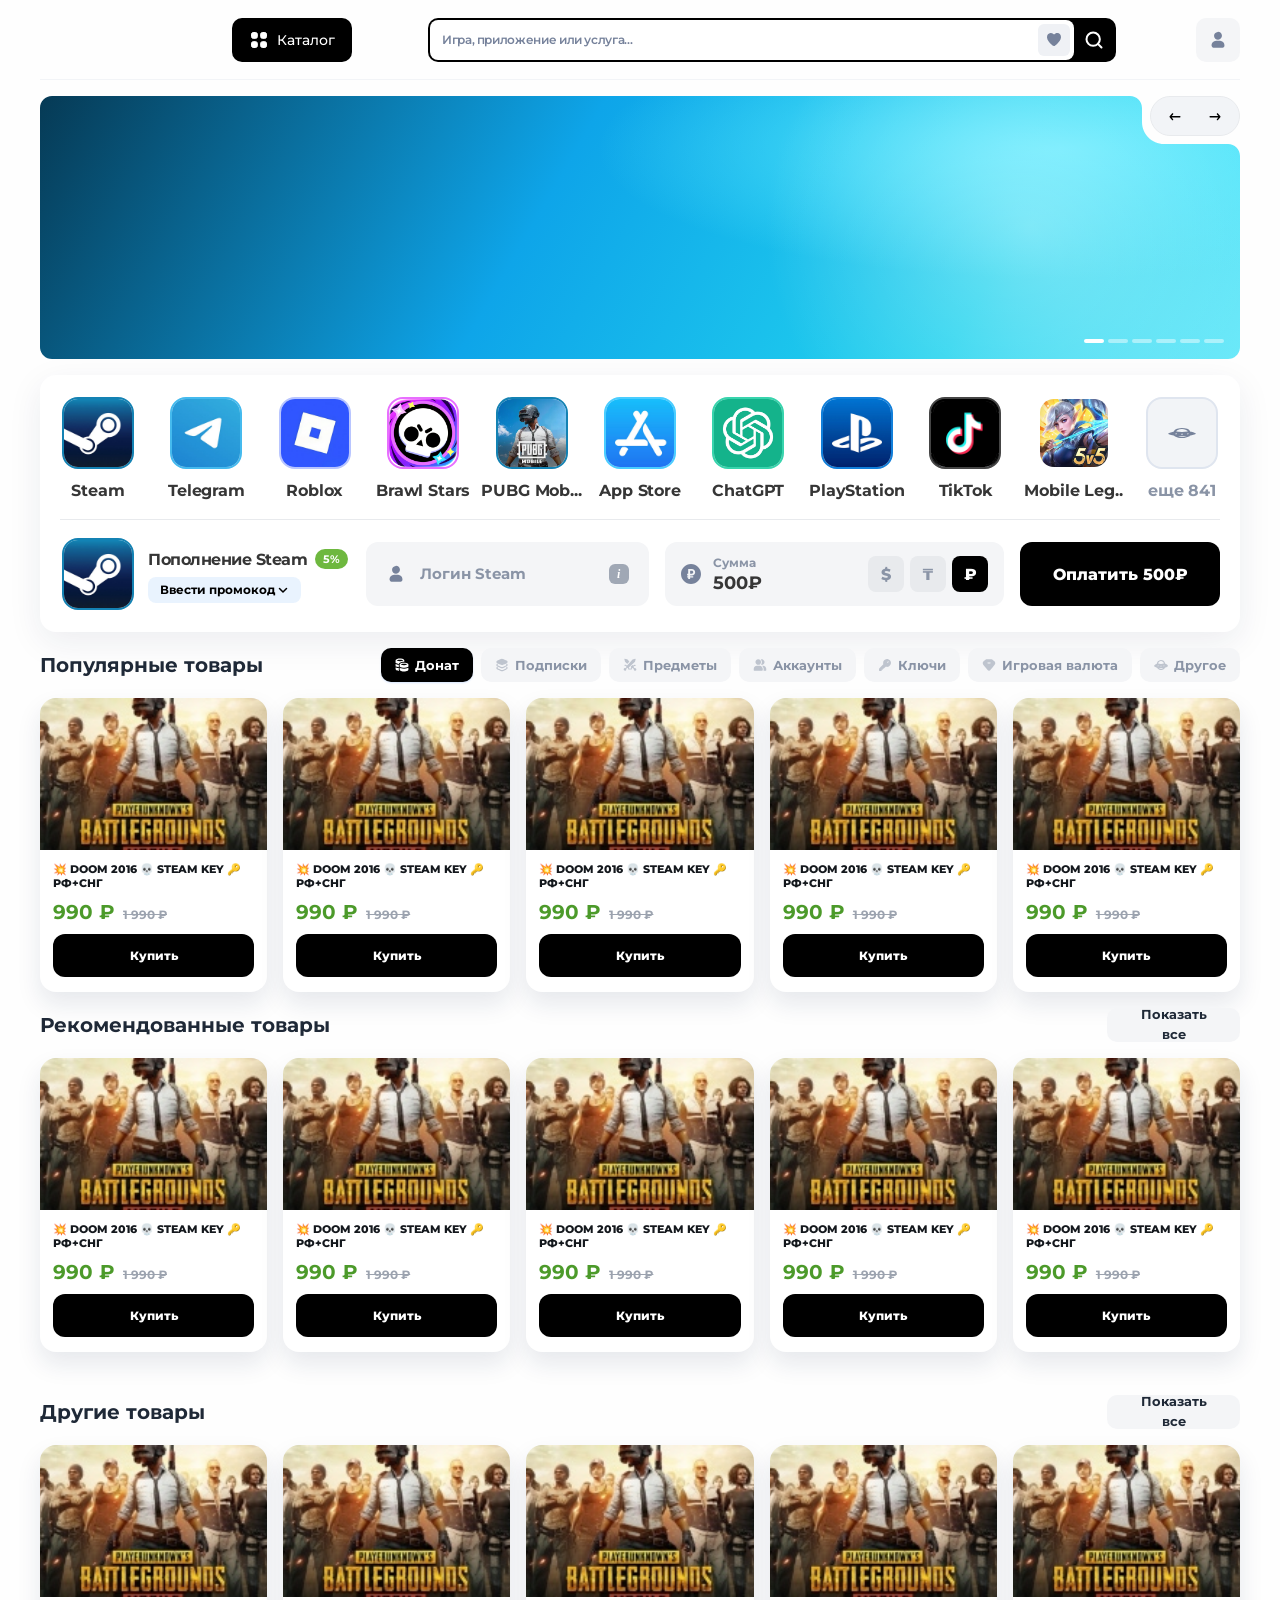
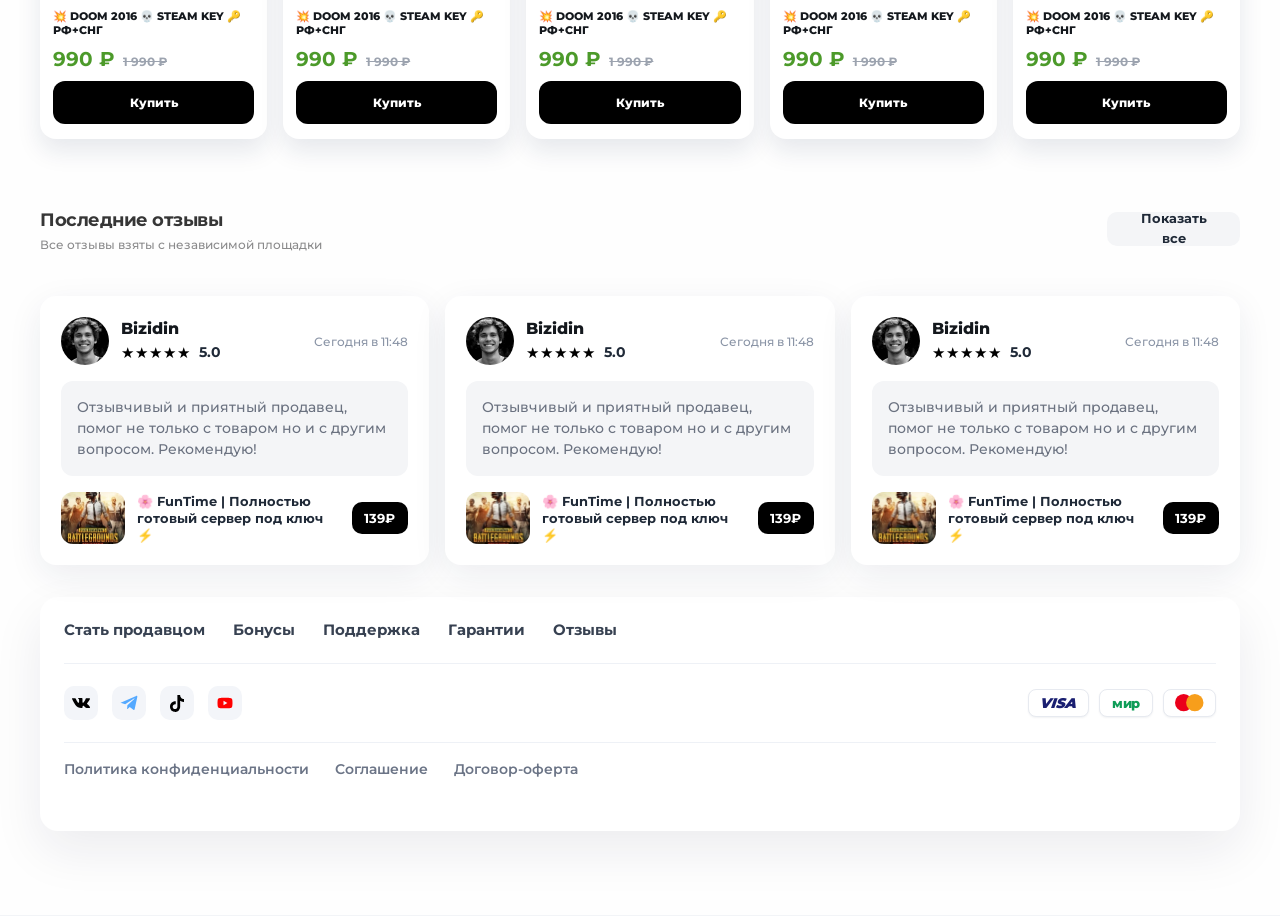
<file: index.html>
<!doctype html>
<html lang="ru">
  <head>
    <meta charset="UTF-8" />
    <meta name="viewport" content="width=device-width, initial-scale=1.0" />
    <title>Магазин цифровых товаров</title>
    <meta name="description" content="Ключи, пополнения, подписки и гифт-карты для геймеров." />
    <link rel="preconnect" href="https://fonts.googleapis.com" />
    <link rel="preconnect" href="https://fonts.gstatic.com" crossorigin />
    <link href="https://fonts.googleapis.com/css2?family=Montserrat:ital,wght@0,500;0,600;0,700;0,800;0,900;1,900&display=swap" rel="stylesheet" />
    <link rel="stylesheet" href="https://cdn.jsdelivr.net/npm/swiper@11/swiper-bundle.min.css" />
    <link rel="stylesheet" href="css/variables.css" />
    <link rel="stylesheet" href="css/base.css" />
    <link rel="stylesheet" href="css/header.css" />
    <link rel="stylesheet" href="css/catalog.css" />
    <link rel="stylesheet" href="css/banner.css" />
    <link rel="stylesheet" href="css/services.css" />
    <link rel="stylesheet" href="css/products.css" />
    <link rel="stylesheet" href="css/reviews.css" />
    <link rel="stylesheet" href="css/footer.css" />
  </head>
  <body>
    <div class="page">
      <div class="page__panel">
      <header class="header">
        <div class="header__container container">
          <a class="header__home" href="index.html" aria-label="На главную"></a>

          <button class="header__catalog js-catalog-toggle" type="button" aria-expanded="false" aria-controls="catalog-menu">
            <img src="assets/icons/catalog.svg" alt="" width="20" height="20" />
            <span>Каталог</span>
          </button>

          <form class="header__search" action="#">
            <div class="header__search-field">
              <input class="header__search-input" type="search" name="q" placeholder="Игра, приложение или услуга..." aria-label="Игра, приложение или услуга" />
              <button class="header__favorite" type="button" aria-label="Избранное">
                <img src="assets/icons/favorite.svg" alt="" width="14" height="13" />
              </button>
            </div>
            <button class="header__search-button" type="submit" aria-label="Найти">
              <img src="assets/icons/search.svg" alt="" width="20" height="20" />
            </button>
          </form>

          <button class="header__profile" type="button" aria-label="Профиль">
            <img src="assets/icons/profile.svg" alt="" width="20" height="20" />
          </button>
        </div>

        <div class="catalog js-catalog-menu" id="catalog-menu" aria-hidden="true">
          <div class="catalog__container">
            <aside class="catalog__sidebar" aria-label="Категории каталога">
              <button class="catalog__category _active" aria-pressed="true" type="button">Игры и игровые сервисы</button>
              <button class="catalog__category" aria-pressed="false" type="button">Игровые ценности</button>
              <button class="catalog__category" aria-pressed="false" type="button">Мобильные игры</button>
              <button class="catalog__category" aria-pressed="false" type="button">Сервисы и соцсети</button>
              <button class="catalog__category" aria-pressed="false" type="button">Программы</button>
            </aside>

            <div class="catalog__content">
              <div class="catalog__grid">
                <div class="catalog__group">
                  <a class="catalog__title" href="catalog.html">Steam</a>
                  <a href="catalog.html">Все товары</a>
                  <a href="#">Игры и DLC</a>
                  <a href="#">Пополнение баланса</a>
                  <a href="#">Подарочные карты</a>
                  <a href="#">Коллекционные карточки</a>
                </div>
                <div class="catalog__group">
                  <a class="catalog__title" href="#">PlayStation</a>
                  <a href="#">Игры и DLC</a>
                  <a href="#">Пополнение баланса</a>
                  <a href="#">Новые аккаунты</a>
                  <a href="#">PS Plus</a>
                  <a href="#">EA Play</a>
                </div>
                <div class="catalog__group">
                  <a class="catalog__title" href="#">Xbox</a>
                  <a href="#">Игры и DLC</a>
                  <a href="#">Пополнение баланса</a>
                  <a href="#">Новые аккаунты</a>
                  <a href="#">Xbox Game Pass</a>
                  <a href="#">Услуги</a>
                </div>
                <div class="catalog__group">
                  <a class="catalog__title" href="#">Nintendo</a>
                  <a href="#">Игры и DLC</a>
                  <a href="#">Подарочные карты</a>
                  <a href="#">Новые аккаунты</a>
                  <a href="#">NS Online</a>
                </div>
                <div class="catalog__group">
                  <a class="catalog__title" href="#">Battle.net</a>
                  <a href="#">World of Warcraft</a>
                  <a href="#">Подарочные карты</a>
                  <a href="#">Прямое пополнение</a>
                  <a href="#">Новые аккаунты</a>
                  <a href="#">Смена региона</a>
                </div>
                <div class="catalog__group">
                  <a class="catalog__title" href="#">Подборки</a>
                  <a href="#">Скидки 90%</a>
                  <a href="#">Популярные издатели</a>
                  <a href="#">Лучшие серии игр</a>
                  <a href="#">Steam Deck</a>
                  <a href="#">Bundle-наборы</a>
                </div>
              </div>
            </div>
          </div>
        </div>
      </header>

      <main class="main">
        <h1 class="visually-hidden">Магазин цифровых товаров для геймеров</h1>
        <section class="banner-slider container" aria-label="Акции">
          <div class="banner-slider__viewport">
            <div class="banner-slider__swiper swiper js-banner-slider">
              <div class="swiper-wrapper">
                <div class="banner-slider__slide banner-slider__slide--cyan swiper-slide" role="group" aria-label="Промо-баннер магазина"></div>
                <div class="banner-slider__slide banner-slider__slide--blue swiper-slide" role="group" aria-label="Промо-баннер с подборкой товаров"></div>
                <div class="banner-slider__slide banner-slider__slide--violet swiper-slide" role="group" aria-label="Промо-баннер пополнений"></div>
                <div class="banner-slider__slide banner-slider__slide--lime swiper-slide" role="group" aria-label="Промо-баннер подписок"></div>
                <div class="banner-slider__slide banner-slider__slide--orange swiper-slide" role="group" aria-label="Промо-баннер ключей"></div>
                <div class="banner-slider__slide banner-slider__slide--magenta swiper-slide" role="group" aria-label="Промо-баннер игровых сервисов"></div>
              </div>
            </div>

            <div class="banner-slider__controls">
              <button class="banner-slider__button banner-slider__button--prev js-banner-prev" type="button" aria-label="Предыдущий баннер">
                <img src="assets/icons/banner-prev.svg" alt="" width="22" height="22" />
              </button>
              <button class="banner-slider__button banner-slider__button--next js-banner-next" type="button" aria-label="Следующий баннер">
                <img src="assets/icons/banner-next.svg" alt="" width="22" height="22" />
              </button>
            </div>
            <div class="banner-slider__pagination js-banner-pagination"></div>
          </div>
        </section>

        <section class="services container" aria-labelledby="services-title">
          <h2 class="visually-hidden" id="services-title">Пополнение Steam и популярные сервисы</h2>
          <div class="services__list">
            <button class="service-card" type="button"><span class="service-card__icon"><img src="assets/icons/steam.png" alt="Steam" /></span><span class="service-card__name">Steam</span></button>
            <button class="service-card" type="button"><span class="service-card__icon service-card__icon--telegram"><img src="assets/icons/telegram.png" alt="Telegram" /></span><span class="service-card__name">Telegram</span></button>
            <button class="service-card" type="button"><span class="service-card__icon service-card__icon--roblox"><img src="assets/icons/roblox.png" alt="Roblox" /></span><span class="service-card__name">Roblox</span></button>
            <button class="service-card" type="button"><span class="service-card__icon service-card__icon--brawl"><img src="assets/icons/brawl-stars.png" alt="Brawl Stars" /></span><span class="service-card__name">Brawl Stars</span></button>
            <button class="service-card" type="button" title="PUBG Mobile"><span class="service-card__icon"><img src="assets/icons/pubg-mobile.png" alt="PUBG Mobile" /></span><span class="service-card__name">PUBG Mob...</span></button>
            <button class="service-card" type="button"><span class="service-card__icon service-card__icon--appstore"><img src="assets/icons/app-store.png" alt="App Store" /></span><span class="service-card__name">App Store</span></button>
            <button class="service-card" type="button"><span class="service-card__icon service-card__icon--chatgpt"><img src="assets/icons/chatgpt.png" alt="ChatGPT" /></span><span class="service-card__name">ChatGPT</span></button>
            <button class="service-card" type="button"><span class="service-card__icon service-card__icon--playstation"><img src="assets/icons/playstation.png" alt="PlayStation" /></span><span class="service-card__name">PlayStation</span></button>
            <button class="service-card" type="button"><span class="service-card__icon service-card__icon--tiktok"><img src="assets/icons/tiktok.png" alt="TikTok" /></span><span class="service-card__name">TikTok</span></button>
            <button class="service-card" type="button" title="Mobile Legends"><span class="service-card__icon service-card__icon--mobile"><img src="assets/icons/mobile-legends.png" alt="Mobile Legends" /></span><span class="service-card__name">Mobile Leg..</span></button>
            <button class="service-card service-card--more" type="button"><span class="service-card__icon"><img src="assets/icons/services-more.svg" alt="Ещё сервисы" /></span><span class="service-card__name">еще 841</span></button>
          </div>

          <form class="steam-topup" action="#" method="get">
            <div class="steam-topup__app">
              <span class="steam-topup__icon"><img src="assets/icons/steam.png" alt="Steam" /></span>
              <div class="steam-topup__info">
                <div class="steam-topup__title-row">
                  <strong class="steam-topup__title">Пополнение Steam</strong>
                  <span class="steam-topup__badge" title="Комиссия 5%">5%</span>
                </div>
                <button class="steam-topup__promo" type="button">
                  Ввести промокод
                  <svg class="steam-topup__promo-icon" width="12" height="12" viewBox="0 0 12 12" fill="none" aria-hidden="true">
                    <path d="M4.5 2.5L8 6L4.5 9.5" stroke="currentColor" stroke-width="1.5" stroke-linecap="round" stroke-linejoin="round" />
                  </svg>
                </button>
              </div>
            </div>

            <div class="field field--login">
              <label class="field__login-main">
                <img src="assets/icons/steam-login.svg" alt="" width="20" height="20" />
                <span class="visually-hidden">Логин Steam</span>
                <input type="text" name="steam-login" placeholder="Логин Steam" autocomplete="username" />
              </label>
              <button class="field__hint" type="button" aria-label="Подсказка по логину Steam">i</button>
            </div>

            <div class="field field--amount">
              <div class="field__amount">
                <img src="assets/icons/amount.svg" alt="" width="20" height="20" />
                <span>Сумма</span>
                <strong class="field__amount-value js-amount-label">500₽</strong>
              </div>
              <div class="currency js-currency" aria-label="Выбор валюты">
                <button class="currency__button" type="button" data-currency="$" aria-pressed="false">$</button>
                <button class="currency__button" type="button" data-currency="₸" aria-pressed="false">₸</button>
                <button class="currency__button _active" type="button" data-currency="₽" aria-pressed="true">₽</button>
              </div>
            </div>

            <button class="steam-topup__pay js-pay-button" type="submit">Оплатить 500₽</button>
          </form>
        </section>

        <section class="products container" aria-labelledby="popular-title">
          <div class="products__header">
            <h2 class="products__title" id="popular-title">Популярные товары</h2>
            <div class="products__tabs js-tabs">
              <button class="products__tab _active" type="button" aria-pressed="true"><img src="assets/icons/tab-donate.svg" alt="" width="14" height="14" />Донат</button>
              <button class="products__tab" type="button" aria-pressed="false"><img src="assets/icons/tab-subscriptions.svg" alt="" width="14" height="14" />Подписки</button>
              <button class="products__tab" type="button" aria-pressed="false"><img src="assets/icons/tab-items.svg" alt="" width="14" height="14" />Предметы</button>
              <button class="products__tab" type="button" aria-pressed="false"><img src="assets/icons/tab-accounts.svg" alt="" width="14" height="14" />Аккаунты</button>
              <button class="products__tab" type="button" aria-pressed="false"><img src="assets/icons/tab-keys.svg" alt="" width="14" height="14" />Ключи</button>
              <button class="products__tab" type="button" aria-pressed="false"><img src="assets/icons/tab-currency.svg" alt="" width="14" height="14" />Игровая валюта</button>
              <button class="products__tab" type="button" aria-pressed="false"><img src="assets/icons/tab-other.svg" alt="" width="14" height="14" />Другое</button>
            </div>
          </div>
          <div class="products__grid">
            <article class="product-card"><img class="product-card__image" src="assets/images/product-doom.jpg" alt="DOOM 2016 STEAM KEY" /><div class="product-card__body"><h3 class="product-card__title">💥 DOOM 2016 💀 STEAM KEY 🔑 РФ+СНГ</h3><p class="product-card__prices"><strong class="product-card__price">990 ₽</strong><span class="product-card__old-price">1 990 ₽</span></p><button class="product-card__buy" type="button">Купить</button></div></article>
            <article class="product-card"><img class="product-card__image" src="assets/images/product-doom.jpg" alt="DOOM 2016 STEAM KEY" /><div class="product-card__body"><h3 class="product-card__title">💥 DOOM 2016 💀 STEAM KEY 🔑 РФ+СНГ</h3><p class="product-card__prices"><strong class="product-card__price">990 ₽</strong><span class="product-card__old-price">1 990 ₽</span></p><button class="product-card__buy" type="button">Купить</button></div></article>
            <article class="product-card"><img class="product-card__image" src="assets/images/product-doom.jpg" alt="DOOM 2016 STEAM KEY" /><div class="product-card__body"><h3 class="product-card__title">💥 DOOM 2016 💀 STEAM KEY 🔑 РФ+СНГ</h3><p class="product-card__prices"><strong class="product-card__price">990 ₽</strong><span class="product-card__old-price">1 990 ₽</span></p><button class="product-card__buy" type="button">Купить</button></div></article>
            <article class="product-card"><img class="product-card__image" src="assets/images/product-doom.jpg" alt="DOOM 2016 STEAM KEY" /><div class="product-card__body"><h3 class="product-card__title">💥 DOOM 2016 💀 STEAM KEY 🔑 РФ+СНГ</h3><p class="product-card__prices"><strong class="product-card__price">990 ₽</strong><span class="product-card__old-price">1 990 ₽</span></p><button class="product-card__buy" type="button">Купить</button></div></article>
            <article class="product-card"><img class="product-card__image" src="assets/images/product-doom.jpg" alt="DOOM 2016 STEAM KEY" /><div class="product-card__body"><h3 class="product-card__title">💥 DOOM 2016 💀 STEAM KEY 🔑 РФ+СНГ</h3><p class="product-card__prices"><strong class="product-card__price">990 ₽</strong><span class="product-card__old-price">1 990 ₽</span></p><button class="product-card__buy" type="button">Купить</button></div></article>
          </div>
        </section>

        <section class="products container" aria-labelledby="recommended-title">
          <div class="products__header">
            <h2 class="products__title" id="recommended-title">Рекомендованные товары</h2>
            <a class="products__all" href="catalog.html">Показать все</a>
          </div>
          <div class="products__grid">
            <article class="product-card"><img class="product-card__image" src="assets/images/product-doom.jpg" alt="DOOM 2016 STEAM KEY" /><div class="product-card__body"><h3 class="product-card__title">💥 DOOM 2016 💀 STEAM KEY 🔑 РФ+СНГ</h3><p class="product-card__prices"><strong class="product-card__price">990 ₽</strong><span class="product-card__old-price">1 990 ₽</span></p><button class="product-card__buy" type="button">Купить</button></div></article>
            <article class="product-card"><img class="product-card__image" src="assets/images/product-doom.jpg" alt="DOOM 2016 STEAM KEY" /><div class="product-card__body"><h3 class="product-card__title">💥 DOOM 2016 💀 STEAM KEY 🔑 РФ+СНГ</h3><p class="product-card__prices"><strong class="product-card__price">990 ₽</strong><span class="product-card__old-price">1 990 ₽</span></p><button class="product-card__buy" type="button">Купить</button></div></article>
            <article class="product-card"><img class="product-card__image" src="assets/images/product-doom.jpg" alt="DOOM 2016 STEAM KEY" /><div class="product-card__body"><h3 class="product-card__title">💥 DOOM 2016 💀 STEAM KEY 🔑 РФ+СНГ</h3><p class="product-card__prices"><strong class="product-card__price">990 ₽</strong><span class="product-card__old-price">1 990 ₽</span></p><button class="product-card__buy" type="button">Купить</button></div></article>
            <article class="product-card"><img class="product-card__image" src="assets/images/product-doom.jpg" alt="DOOM 2016 STEAM KEY" /><div class="product-card__body"><h3 class="product-card__title">💥 DOOM 2016 💀 STEAM KEY 🔑 РФ+СНГ</h3><p class="product-card__prices"><strong class="product-card__price">990 ₽</strong><span class="product-card__old-price">1 990 ₽</span></p><button class="product-card__buy" type="button">Купить</button></div></article>
            <article class="product-card"><img class="product-card__image" src="assets/images/product-doom.jpg" alt="DOOM 2016 STEAM KEY" /><div class="product-card__body"><h3 class="product-card__title">💥 DOOM 2016 💀 STEAM KEY 🔑 РФ+СНГ</h3><p class="product-card__prices"><strong class="product-card__price">990 ₽</strong><span class="product-card__old-price">1 990 ₽</span></p><button class="product-card__buy" type="button">Купить</button></div></article>
          </div>
        </section>

        <section class="products products--compact container" aria-labelledby="other-title">
          <div class="products__header">
            <h2 class="products__title" id="other-title">Другие товары</h2>
            <a class="products__all" href="catalog.html">Показать все</a>
          </div>
          <div class="products__grid">
            <article class="product-card"><img class="product-card__image" src="assets/images/product-doom.jpg" alt="DOOM 2016 STEAM KEY" /><div class="product-card__body"><h3 class="product-card__title">💥 DOOM 2016 💀 STEAM KEY 🔑 РФ+СНГ</h3><p class="product-card__prices"><strong class="product-card__price">990 ₽</strong><span class="product-card__old-price">1 990 ₽</span></p><button class="product-card__buy" type="button">Купить</button></div></article>
            <article class="product-card"><img class="product-card__image" src="assets/images/product-doom.jpg" alt="DOOM 2016 STEAM KEY" /><div class="product-card__body"><h3 class="product-card__title">💥 DOOM 2016 💀 STEAM KEY 🔑 РФ+СНГ</h3><p class="product-card__prices"><strong class="product-card__price">990 ₽</strong><span class="product-card__old-price">1 990 ₽</span></p><button class="product-card__buy" type="button">Купить</button></div></article>
            <article class="product-card"><img class="product-card__image" src="assets/images/product-doom.jpg" alt="DOOM 2016 STEAM KEY" /><div class="product-card__body"><h3 class="product-card__title">💥 DOOM 2016 💀 STEAM KEY 🔑 РФ+СНГ</h3><p class="product-card__prices"><strong class="product-card__price">990 ₽</strong><span class="product-card__old-price">1 990 ₽</span></p><button class="product-card__buy" type="button">Купить</button></div></article>
            <article class="product-card"><img class="product-card__image" src="assets/images/product-doom.jpg" alt="DOOM 2016 STEAM KEY" /><div class="product-card__body"><h3 class="product-card__title">💥 DOOM 2016 💀 STEAM KEY 🔑 РФ+СНГ</h3><p class="product-card__prices"><strong class="product-card__price">990 ₽</strong><span class="product-card__old-price">1 990 ₽</span></p><button class="product-card__buy" type="button">Купить</button></div></article>
            <article class="product-card"><img class="product-card__image" src="assets/images/product-doom.jpg" alt="DOOM 2016 STEAM KEY" /><div class="product-card__body"><h3 class="product-card__title">💥 DOOM 2016 💀 STEAM KEY 🔑 РФ+СНГ</h3><p class="product-card__prices"><strong class="product-card__price">990 ₽</strong><span class="product-card__old-price">1 990 ₽</span></p><button class="product-card__buy" type="button">Купить</button></div></article>
          </div>
        </section>

        <section class="reviews container" aria-labelledby="reviews-title">
          <div class="reviews__header">
            <div>
              <h2 class="reviews__title" id="reviews-title">Последние отзывы</h2>
              <p class="reviews__subtitle">Все отзывы взяты с независимой площадки</p>
            </div>
            <a class="reviews__all" href="#">Показать все</a>
          </div>
          <div class="reviews__grid">
            <article class="review-card"><div class="review-card__top"><img class="review-card__avatar" src="assets/images/avatar-bizidin.jpg" alt="Bizidin" width="48" height="48" /><div><h3 class="review-card__name">Bizidin</h3><p class="review-card__rating"><span class="review-card__stars" aria-hidden="true">★★★★★</span><span class="review-card__score">5.0</span></p></div><time class="review-card__date" datetime="2026-07-15T11:48:00">Сегодня в 11:48</time></div><p class="review-card__text">Отзывчивый и приятный продавец, помог не только с товаром но и с другим вопросом. Рекомендую!</p><div class="review-card__product"><img class="review-card__product-image" src="assets/images/product-doom.jpg" alt="FunTime сервер" /><span class="review-card__product-name">🌸 FunTime | Полностью готовый сервер под ключ ⚡</span><strong class="review-card__price">139₽</strong></div></article>
            <article class="review-card"><div class="review-card__top"><img class="review-card__avatar" src="assets/images/avatar-bizidin.jpg" alt="Bizidin" width="48" height="48" /><div><h3 class="review-card__name">Bizidin</h3><p class="review-card__rating"><span class="review-card__stars" aria-hidden="true">★★★★★</span><span class="review-card__score">5.0</span></p></div><time class="review-card__date" datetime="2026-07-15T11:48:00">Сегодня в 11:48</time></div><p class="review-card__text">Отзывчивый и приятный продавец, помог не только с товаром но и с другим вопросом. Рекомендую!</p><div class="review-card__product"><img class="review-card__product-image" src="assets/images/product-doom.jpg" alt="FunTime сервер" /><span class="review-card__product-name">🌸 FunTime | Полностью готовый сервер под ключ ⚡</span><strong class="review-card__price">139₽</strong></div></article>
            <article class="review-card"><div class="review-card__top"><img class="review-card__avatar" src="assets/images/avatar-bizidin.jpg" alt="Bizidin" width="48" height="48" /><div><h3 class="review-card__name">Bizidin</h3><p class="review-card__rating"><span class="review-card__stars" aria-hidden="true">★★★★★</span><span class="review-card__score">5.0</span></p></div><time class="review-card__date" datetime="2026-07-15T11:48:00">Сегодня в 11:48</time></div><p class="review-card__text">Отзывчивый и приятный продавец, помог не только с товаром но и с другим вопросом. Рекомендую!</p><div class="review-card__product"><img class="review-card__product-image" src="assets/images/product-doom.jpg" alt="FunTime сервер" /><span class="review-card__product-name">🌸 FunTime | Полностью готовый сервер под ключ ⚡</span><strong class="review-card__price">139₽</strong></div></article>
          </div>
        </section>
      </main>

      <footer class="footer container">
        <nav class="footer__nav" aria-label="Нижняя навигация">
          <a href="#">Стать продавцом</a>
          <a href="#">Бонусы</a>
          <a href="#">Поддержка</a>
          <a href="#">Гарантии</a>
          <a href="#">Отзывы</a>
        </nav>
        <div class="footer__middle">
          <div class="footer__socials">
            <a href="#" aria-label="VK">
              <img src="assets/icons/social-vk.svg" alt="ВКонтакте" width="18" height="10" />
            </a>
            <a href="#" aria-label="Telegram">
              <img src="assets/icons/social-telegram.svg" alt="Telegram" width="18" height="16" />
            </a>
            <a href="#" aria-label="App Store">
              <img src="assets/icons/social-apple.svg" alt="App Store" width="14" height="17" />
            </a>
            <a href="#" aria-label="YouTube">
              <img src="assets/icons/social-youtube.svg" alt="YouTube" width="18" height="18" />
            </a>
          </div>
          <div class="footer__payments" role="group" aria-label="Способы оплаты">
            <span class="footer__pay footer__pay--visa" title="Visa"><span>VISA</span></span>
            <span class="footer__pay footer__pay--mir" title="Мир">мир</span>
            <span class="footer__pay footer__pay--mc" title="Mastercard">
              <img src="assets/icons/pay-mastercard.svg" alt="Mastercard" width="29" height="18" />
            </span>
          </div>
        </div>
        <div class="footer__bottom">
          <a href="#">Политика конфиденциальности</a>
          <a href="#">Соглашение</a>
          <a href="#">Договор-оферта</a>
        </div>
      </footer>
      </div>
    </div>

    <script src="https://cdn.jsdelivr.net/npm/swiper@11/swiper-bundle.min.js"></script>
    <script type="module" src="js/main.js"></script>
  </body>
</html>
</file>
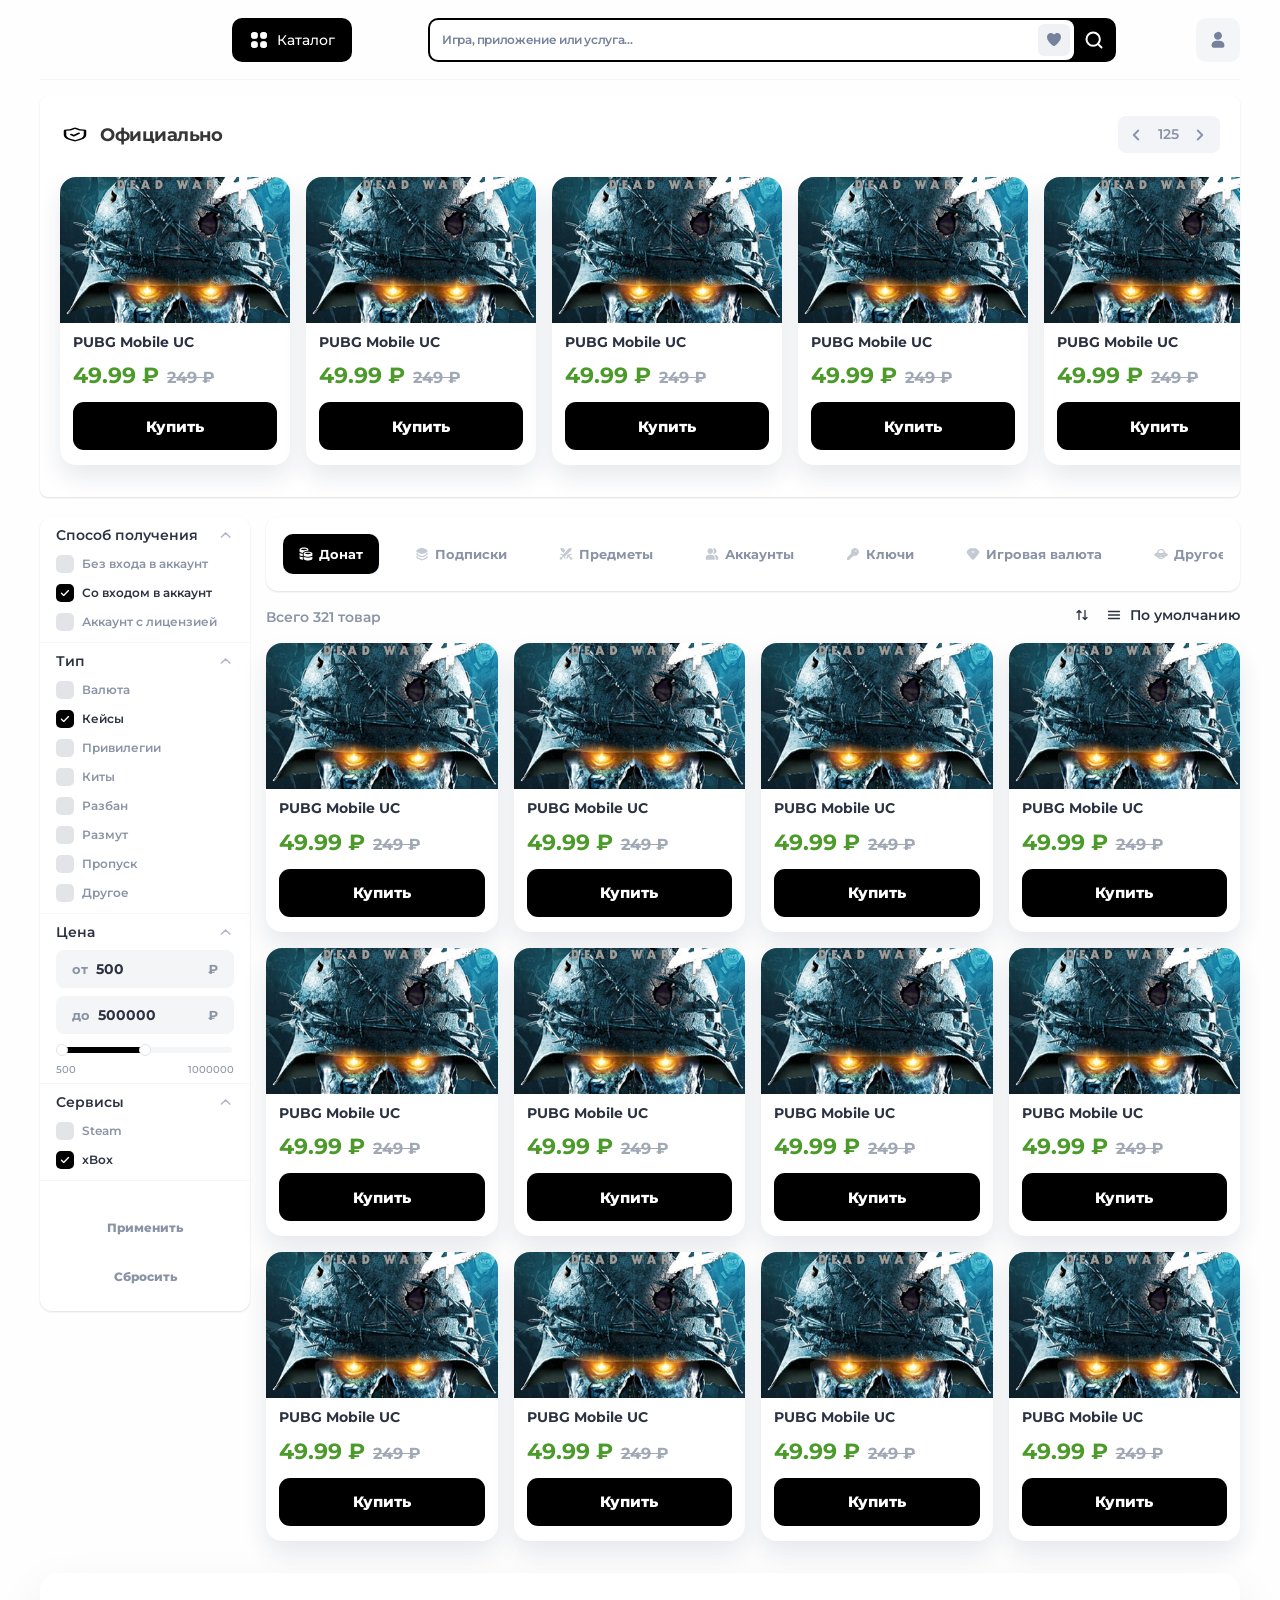
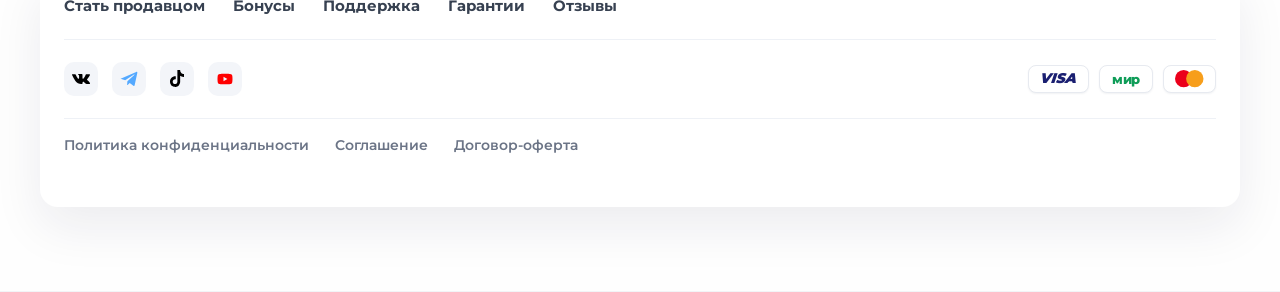
<file: catalog.html>
<!doctype html>
<html lang="ru">
  <head>
    <meta charset="UTF-8" />
    <meta name="viewport" content="width=device-width, initial-scale=1.0" />
    <title>Каталог — магазин цифровых товаров</title>
    <meta name="description" content="Каталог ключей, пополнений, подписок и гифт-карт для геймеров." />
    <link rel="preconnect" href="https://fonts.googleapis.com" />
    <link rel="preconnect" href="https://fonts.gstatic.com" crossorigin />
    <link href="https://fonts.googleapis.com/css2?family=Montserrat:ital,wght@0,500;0,600;0,700;0,800;0,900;1,900&display=swap" rel="stylesheet" />
    <link rel="stylesheet" href="https://cdn.jsdelivr.net/npm/swiper@11/swiper-bundle.min.css" />
    <link rel="stylesheet" href="css/variables.css" />
    <link rel="stylesheet" href="css/base.css" />
    <link rel="stylesheet" href="css/header.css" />
    <link rel="stylesheet" href="css/catalog.css" />
    <link rel="stylesheet" href="css/products.css" />
    <link rel="stylesheet" href="css/official.css" />
    <link rel="stylesheet" href="css/page-catalog.css" />
    <link rel="stylesheet" href="css/filters.css" />
    <link rel="stylesheet" href="css/sort.css" />
    <link rel="stylesheet" href="css/footer.css" />
  </head>
  <body>
    <div class="page">
      <div class="page__panel">
      <header class="header">
        <div class="header__container container">
          <a class="header__home" href="index.html" aria-label="На главную"></a>

          <button class="header__catalog js-catalog-toggle" type="button" aria-expanded="false" aria-controls="catalog-menu">
            <img src="assets/icons/catalog.svg" alt="" width="20" height="20" />
            <span>Каталог</span>
          </button>

          <form class="header__search" action="#">
            <div class="header__search-field">
              <input class="header__search-input" type="search" name="q" placeholder="Игра, приложение или услуга..." aria-label="Игра, приложение или услуга" />
              <button class="header__favorite" type="button" aria-label="Избранное">
                <img src="assets/icons/favorite.svg" alt="" width="14" height="13" />
              </button>
            </div>
            <button class="header__search-button" type="submit" aria-label="Найти">
              <img src="assets/icons/search.svg" alt="" width="20" height="20" />
            </button>
          </form>

          <button class="header__profile" type="button" aria-label="Профиль">
            <img src="assets/icons/profile.svg" alt="" width="20" height="20" />
          </button>
        </div>

        <div class="catalog js-catalog-menu" id="catalog-menu" aria-hidden="true">
          <div class="catalog__container">
            <aside class="catalog__sidebar" aria-label="Категории каталога">
              <button class="catalog__category _active" aria-pressed="true" type="button">Игры и игровые сервисы</button>
              <button class="catalog__category" aria-pressed="false" type="button">Игровые ценности</button>
              <button class="catalog__category" aria-pressed="false" type="button">Мобильные игры</button>
              <button class="catalog__category" aria-pressed="false" type="button">Сервисы и соцсети</button>
              <button class="catalog__category" aria-pressed="false" type="button">Программы</button>
            </aside>

            <div class="catalog__content">
              <div class="catalog__grid">
                <div class="catalog__group">
                  <a class="catalog__title" href="catalog.html">Steam</a>
                  <a href="catalog.html">Все товары</a>
                  <a href="#">Игры и DLC</a>
                  <a href="#">Пополнение баланса</a>
                  <a href="#">Подарочные карты</a>
                  <a href="#">Коллекционные карточки</a>
                </div>
                <div class="catalog__group">
                  <a class="catalog__title" href="#">PlayStation</a>
                  <a href="#">Игры и DLC</a>
                  <a href="#">Пополнение баланса</a>
                  <a href="#">Новые аккаунты</a>
                  <a href="#">PS Plus</a>
                  <a href="#">EA Play</a>
                </div>
                <div class="catalog__group">
                  <a class="catalog__title" href="#">Xbox</a>
                  <a href="#">Игры и DLC</a>
                  <a href="#">Пополнение баланса</a>
                  <a href="#">Новые аккаунты</a>
                  <a href="#">Xbox Game Pass</a>
                  <a href="#">Услуги</a>
                </div>
                <div class="catalog__group">
                  <a class="catalog__title" href="#">Nintendo</a>
                  <a href="#">Игры и DLC</a>
                  <a href="#">Подарочные карты</a>
                  <a href="#">Новые аккаунты</a>
                  <a href="#">NS Online</a>
                </div>
                <div class="catalog__group">
                  <a class="catalog__title" href="#">Battle.net</a>
                  <a href="#">World of Warcraft</a>
                  <a href="#">Подарочные карты</a>
                  <a href="#">Прямое пополнение</a>
                  <a href="#">Новые аккаунты</a>
                  <a href="#">Смена региона</a>
                </div>
                <div class="catalog__group">
                  <a class="catalog__title" href="#">Подборки</a>
                  <a href="#">Скидки 90%</a>
                  <a href="#">Популярные издатели</a>
                  <a href="#">Лучшие серии игр</a>
                  <a href="#">Steam Deck</a>
                  <a href="#">Bundle-наборы</a>
                </div>
              </div>
            </div>
          </div>
        </div>
      </header>

      <main class="main page-catalog">
        <h1 class="visually-hidden">Каталог товаров</h1>

        <section class="official container" aria-labelledby="official-title">
          <div class="official__header">
            <div class="official__title-wrap">
              <img class="official__icon" src="assets/icons/official-badge.svg" alt="" width="30" height="30" />
              <h2 class="official__title" id="official-title">Официально</h2>
            </div>
            <div class="official__pager">
              <button class="official__arrow js-official-prev" type="button" aria-label="Предыдущие товары">
                <img src="assets/icons/official-chevron-left.svg" alt="" width="18" height="18" />
              </button>
              <span class="official__counter">125</span>
              <button class="official__arrow js-official-next" type="button" aria-label="Следующие товары">
                <img src="assets/icons/official-chevron.svg" alt="" width="18" height="18" />
              </button>
            </div>
          </div>
          <div class="official__slider swiper js-official-slider">
            <div class="swiper-wrapper">
            <div class="swiper-slide"><article class="product-card"><img class="product-card__image" src="assets/images/product-pubg.png" alt="PUBG Mobile UC" width="227" height="152" /><div class="product-card__body"><h3 class="product-card__title">PUBG Mobile UC</h3><p class="product-card__prices"><strong class="product-card__price">49.99 ₽</strong><span class="product-card__old-price">249 ₽</span></p><button class="product-card__buy" type="button">Купить</button></div></article></div>
            <div class="swiper-slide"><article class="product-card"><img class="product-card__image" src="assets/images/product-pubg.png" alt="PUBG Mobile UC" width="227" height="152" /><div class="product-card__body"><h3 class="product-card__title">PUBG Mobile UC</h3><p class="product-card__prices"><strong class="product-card__price">49.99 ₽</strong><span class="product-card__old-price">249 ₽</span></p><button class="product-card__buy" type="button">Купить</button></div></article></div>
            <div class="swiper-slide"><article class="product-card"><img class="product-card__image" src="assets/images/product-pubg.png" alt="PUBG Mobile UC" width="227" height="152" /><div class="product-card__body"><h3 class="product-card__title">PUBG Mobile UC</h3><p class="product-card__prices"><strong class="product-card__price">49.99 ₽</strong><span class="product-card__old-price">249 ₽</span></p><button class="product-card__buy" type="button">Купить</button></div></article></div>
            <div class="swiper-slide"><article class="product-card"><img class="product-card__image" src="assets/images/product-pubg.png" alt="PUBG Mobile UC" width="227" height="152" /><div class="product-card__body"><h3 class="product-card__title">PUBG Mobile UC</h3><p class="product-card__prices"><strong class="product-card__price">49.99 ₽</strong><span class="product-card__old-price">249 ₽</span></p><button class="product-card__buy" type="button">Купить</button></div></article></div>
            <div class="swiper-slide"><article class="product-card"><img class="product-card__image" src="assets/images/product-pubg.png" alt="PUBG Mobile UC" width="227" height="152" /><div class="product-card__body"><h3 class="product-card__title">PUBG Mobile UC</h3><p class="product-card__prices"><strong class="product-card__price">49.99 ₽</strong><span class="product-card__old-price">249 ₽</span></p><button class="product-card__buy" type="button">Купить</button></div></article></div>
            <div class="swiper-slide"><article class="product-card"><img class="product-card__image" src="assets/images/product-pubg.png" alt="PUBG Mobile UC" width="227" height="152" /><div class="product-card__body"><h3 class="product-card__title">PUBG Mobile UC</h3><p class="product-card__prices"><strong class="product-card__price">49.99 ₽</strong><span class="product-card__old-price">249 ₽</span></p><button class="product-card__buy" type="button">Купить</button></div></article></div>
            <div class="swiper-slide"><article class="product-card"><img class="product-card__image" src="assets/images/product-pubg.png" alt="PUBG Mobile UC" width="227" height="152" /><div class="product-card__body"><h3 class="product-card__title">PUBG Mobile UC</h3><p class="product-card__prices"><strong class="product-card__price">49.99 ₽</strong><span class="product-card__old-price">249 ₽</span></p><button class="product-card__buy" type="button">Купить</button></div></article></div>
            <div class="swiper-slide"><article class="product-card"><img class="product-card__image" src="assets/images/product-pubg.png" alt="PUBG Mobile UC" width="227" height="152" /><div class="product-card__body"><h3 class="product-card__title">PUBG Mobile UC</h3><p class="product-card__prices"><strong class="product-card__price">49.99 ₽</strong><span class="product-card__old-price">249 ₽</span></p><button class="product-card__buy" type="button">Купить</button></div></article></div>
            </div>
          </div>
        </section>


        <div class="page-catalog__body container">
          <aside class="filters js-filters" aria-label="Фильтры">
            <div class="filters__group _opened">
              <button class="filters__head js-filters-toggle" type="button" aria-expanded="true">
                <span>Способ получения</span>
                <img class="filters__chevron" src="assets/icons/filter-chevron.svg" alt="" width="17" height="16" />
              </button>
              <div class="filters__body">
                <div class="filters__body-inner">
                  <label class="filters-checkbox">
                    <input class="filters-checkbox__input" type="checkbox" name="delivery" value="Без входа в аккаунт" />
                    <span class="filters-checkbox__box" aria-hidden="true"><img src="assets/icons/check-white.svg" alt="" width="10" height="10" /></span>
                    <span class="filters-checkbox__text">Без входа в аккаунт</span>
                  </label>
                  <label class="filters-checkbox">
                    <input class="filters-checkbox__input" type="checkbox" name="delivery" value="Со входом в аккаунт" checked />
                    <span class="filters-checkbox__box" aria-hidden="true"><img src="assets/icons/check-white.svg" alt="" width="10" height="10" /></span>
                    <span class="filters-checkbox__text">Со входом в аккаунт</span>
                  </label>
                  <label class="filters-checkbox">
                    <input class="filters-checkbox__input" type="checkbox" name="delivery" value="Аккаунт с лицензией" />
                    <span class="filters-checkbox__box" aria-hidden="true"><img src="assets/icons/check-white.svg" alt="" width="10" height="10" /></span>
                    <span class="filters-checkbox__text">Аккаунт с лицензией</span>
                  </label>
                </div>
              </div>
            </div>

            <div class="filters__group _opened">
              <button class="filters__head js-filters-toggle" type="button" aria-expanded="true">
                <span>Тип</span>
                <img class="filters__chevron" src="assets/icons/filter-chevron.svg" alt="" width="17" height="16" />
              </button>
              <div class="filters__body">
                <div class="filters__body-inner">
                  <label class="filters-checkbox">
                    <input class="filters-checkbox__input" type="checkbox" name="type" value="Валюта" />
                    <span class="filters-checkbox__box" aria-hidden="true"><img src="assets/icons/check-white.svg" alt="" width="10" height="10" /></span>
                    <span class="filters-checkbox__text">Валюта</span>
                  </label>
                  <label class="filters-checkbox">
                    <input class="filters-checkbox__input" type="checkbox" name="type" value="Кейсы" checked />
                    <span class="filters-checkbox__box" aria-hidden="true"><img src="assets/icons/check-white.svg" alt="" width="10" height="10" /></span>
                    <span class="filters-checkbox__text">Кейсы</span>
                  </label>
                  <label class="filters-checkbox">
                    <input class="filters-checkbox__input" type="checkbox" name="type" value="Привилегии" />
                    <span class="filters-checkbox__box" aria-hidden="true"><img src="assets/icons/check-white.svg" alt="" width="10" height="10" /></span>
                    <span class="filters-checkbox__text">Привилегии</span>
                  </label>
                  <label class="filters-checkbox">
                    <input class="filters-checkbox__input" type="checkbox" name="type" value="Киты" />
                    <span class="filters-checkbox__box" aria-hidden="true"><img src="assets/icons/check-white.svg" alt="" width="10" height="10" /></span>
                    <span class="filters-checkbox__text">Киты</span>
                  </label>
                  <label class="filters-checkbox">
                    <input class="filters-checkbox__input" type="checkbox" name="type" value="Разбан" />
                    <span class="filters-checkbox__box" aria-hidden="true"><img src="assets/icons/check-white.svg" alt="" width="10" height="10" /></span>
                    <span class="filters-checkbox__text">Разбан</span>
                  </label>
                  <label class="filters-checkbox">
                    <input class="filters-checkbox__input" type="checkbox" name="type" value="Размут" />
                    <span class="filters-checkbox__box" aria-hidden="true"><img src="assets/icons/check-white.svg" alt="" width="10" height="10" /></span>
                    <span class="filters-checkbox__text">Размут</span>
                  </label>
                  <label class="filters-checkbox">
                    <input class="filters-checkbox__input" type="checkbox" name="type" value="Пропуск" />
                    <span class="filters-checkbox__box" aria-hidden="true"><img src="assets/icons/check-white.svg" alt="" width="10" height="10" /></span>
                    <span class="filters-checkbox__text">Пропуск</span>
                  </label>
                  <label class="filters-checkbox">
                    <input class="filters-checkbox__input" type="checkbox" name="type" value="Другое" />
                    <span class="filters-checkbox__box" aria-hidden="true"><img src="assets/icons/check-white.svg" alt="" width="10" height="10" /></span>
                    <span class="filters-checkbox__text">Другое</span>
                  </label>
                </div>
              </div>
            </div>

            <div class="filters__group _opened">
              <button class="filters__head js-filters-toggle" type="button" aria-expanded="true">
                <span>Цена</span>
                <img class="filters__chevron" src="assets/icons/filter-chevron.svg" alt="" width="17" height="16" />
              </button>
              <div class="filters__body">
                <div class="filters__body-inner">
                  <div class="price-range js-price-range" data-min="500" data-max="1000000" data-default-min="500" data-default-max="500000">
                    <div class="price-range__fields">
                      <label class="price-range__field">
                        <span class="price-range__prefix">от</span>
                        <input class="price-range__input js-price-input-min" type="text" inputmode="numeric" value="500" aria-label="Цена от" />
                        <span class="price-range__suffix">₽</span>
                      </label>
                      <label class="price-range__field">
                        <span class="price-range__prefix">до</span>
                        <input class="price-range__input js-price-input-max" type="text" inputmode="numeric" value="500000" aria-label="Цена до" />
                        <span class="price-range__suffix">₽</span>
                      </label>
                    </div>
                    <div class="price-range__slider">
                      <div class="price-range__track" aria-hidden="true"></div>
                      <div class="price-range__fill js-price-fill" aria-hidden="true"></div>
                      <input class="price-range__thumb js-price-thumb-min" type="range" min="500" max="1000000" step="100" value="500" aria-label="Минимальная цена" />
                      <input class="price-range__thumb js-price-thumb-max" type="range" min="500" max="1000000" step="100" value="500000" aria-label="Максимальная цена" />
                    </div>
                    <div class="price-range__scale" aria-hidden="true">
                      <span>500</span>
                      <span>1000000</span>
                    </div>
                  </div>
                </div>
              </div>
            </div>

            <div class="filters__group _opened">
              <button class="filters__head js-filters-toggle" type="button" aria-expanded="true">
                <span>Сервисы</span>
                <img class="filters__chevron" src="assets/icons/filter-chevron.svg" alt="" width="17" height="16" />
              </button>
              <div class="filters__body">
                <div class="filters__body-inner">
                  <label class="filters-checkbox">
                    <input class="filters-checkbox__input" type="checkbox" name="service" value="Steam" />
                    <span class="filters-checkbox__box" aria-hidden="true"><img src="assets/icons/check-white.svg" alt="" width="10" height="10" /></span>
                    <span class="filters-checkbox__text">Steam</span>
                  </label>
                  <label class="filters-checkbox">
                    <input class="filters-checkbox__input" type="checkbox" name="service" value="xBox" checked />
                    <span class="filters-checkbox__box" aria-hidden="true"><img src="assets/icons/check-white.svg" alt="" width="10" height="10" /></span>
                    <span class="filters-checkbox__text">xBox</span>
                  </label>
                </div>
              </div>
            </div>

            <div class="filters__actions">
              <button class="filters__apply" type="button">Применить</button>
              <button class="filters__reset js-filters-reset" type="button">Сбросить</button>
            </div>
          </aside>

          <section class="page-catalog__results" aria-label="Товары">
            <div class="page-catalog__categories">
              <div class="products__tabs js-tabs">
                <button class="products__tab _active" type="button" aria-pressed="true"><img src="assets/icons/tab-donate.svg" alt="" width="14" height="14" />Донат</button>
                <button class="products__tab" type="button" aria-pressed="false"><img src="assets/icons/tab-subscriptions.svg" alt="" width="14" height="14" />Подписки</button>
                <button class="products__tab" type="button" aria-pressed="false"><img src="assets/icons/tab-items.svg" alt="" width="14" height="14" />Предметы</button>
                <button class="products__tab" type="button" aria-pressed="false"><img src="assets/icons/tab-accounts.svg" alt="" width="14" height="14" />Аккаунты</button>
                <button class="products__tab" type="button" aria-pressed="false"><img src="assets/icons/tab-keys.svg" alt="" width="14" height="14" />Ключи</button>
                <button class="products__tab" type="button" aria-pressed="false"><img src="assets/icons/tab-currency.svg" alt="" width="14" height="14" />Игровая валюта</button>
                <button class="products__tab" type="button" aria-pressed="false"><img src="assets/icons/tab-other.svg" alt="" width="14" height="14" />Другое</button>
                <button class="products__tab" type="button" aria-pressed="false"><img src="assets/icons/tab-services.svg" alt="" width="14" height="14" />Услуги</button>
              </div>
            </div>
            <div class="page-catalog__toolbar">
              <p class="page-catalog__count">Всего 321 товар</p>
              <div class="sort js-sort">
                <button class="sort__trigger js-sort-toggle" type="button" aria-expanded="false" aria-haspopup="listbox">
                  <span class="sort__icons" aria-hidden="true">
                    <img src="assets/icons/sort-arrows.svg" alt="" width="16" height="16" />
                    <img src="assets/icons/sort-menu.svg" alt="" width="16" height="16" />
                  </span>
                  <span class="sort__label js-sort-label">По умолчанию</span>
                </button>
                <ul class="sort__list js-sort-list" role="listbox" hidden>
                  <li><button class="sort__option _active js-sort-option" type="button" role="option" aria-selected="true">По умолчанию</button></li>
                  <li><button class="sort__option js-sort-option" type="button" role="option" aria-selected="false">Сначала дешевые</button></li>
                  <li><button class="sort__option js-sort-option" type="button" role="option" aria-selected="false">Сначала дорогие</button></li>
                  <li><button class="sort__option js-sort-option" type="button" role="option" aria-selected="false">По популярности</button></li>
                </ul>
              </div>
            </div>
            <div class="products__grid products__grid--catalog">
              <article class="product-card"><img class="product-card__image" src="assets/images/product-pubg.png" alt="PUBG Mobile UC" width="227" height="152" /><div class="product-card__body"><h3 class="product-card__title">PUBG Mobile UC</h3><p class="product-card__prices"><strong class="product-card__price">49.99 ₽</strong><span class="product-card__old-price">249 ₽</span></p><button class="product-card__buy" type="button">Купить</button></div></article>
              <article class="product-card"><img class="product-card__image" src="assets/images/product-pubg.png" alt="PUBG Mobile UC" width="227" height="152" /><div class="product-card__body"><h3 class="product-card__title">PUBG Mobile UC</h3><p class="product-card__prices"><strong class="product-card__price">49.99 ₽</strong><span class="product-card__old-price">249 ₽</span></p><button class="product-card__buy" type="button">Купить</button></div></article>
              <article class="product-card"><img class="product-card__image" src="assets/images/product-pubg.png" alt="PUBG Mobile UC" width="227" height="152" /><div class="product-card__body"><h3 class="product-card__title">PUBG Mobile UC</h3><p class="product-card__prices"><strong class="product-card__price">49.99 ₽</strong><span class="product-card__old-price">249 ₽</span></p><button class="product-card__buy" type="button">Купить</button></div></article>
              <article class="product-card"><img class="product-card__image" src="assets/images/product-pubg.png" alt="PUBG Mobile UC" width="227" height="152" /><div class="product-card__body"><h3 class="product-card__title">PUBG Mobile UC</h3><p class="product-card__prices"><strong class="product-card__price">49.99 ₽</strong><span class="product-card__old-price">249 ₽</span></p><button class="product-card__buy" type="button">Купить</button></div></article>
              <article class="product-card"><img class="product-card__image" src="assets/images/product-pubg.png" alt="PUBG Mobile UC" width="227" height="152" /><div class="product-card__body"><h3 class="product-card__title">PUBG Mobile UC</h3><p class="product-card__prices"><strong class="product-card__price">49.99 ₽</strong><span class="product-card__old-price">249 ₽</span></p><button class="product-card__buy" type="button">Купить</button></div></article>
              <article class="product-card"><img class="product-card__image" src="assets/images/product-pubg.png" alt="PUBG Mobile UC" width="227" height="152" /><div class="product-card__body"><h3 class="product-card__title">PUBG Mobile UC</h3><p class="product-card__prices"><strong class="product-card__price">49.99 ₽</strong><span class="product-card__old-price">249 ₽</span></p><button class="product-card__buy" type="button">Купить</button></div></article>
              <article class="product-card"><img class="product-card__image" src="assets/images/product-pubg.png" alt="PUBG Mobile UC" width="227" height="152" /><div class="product-card__body"><h3 class="product-card__title">PUBG Mobile UC</h3><p class="product-card__prices"><strong class="product-card__price">49.99 ₽</strong><span class="product-card__old-price">249 ₽</span></p><button class="product-card__buy" type="button">Купить</button></div></article>
              <article class="product-card"><img class="product-card__image" src="assets/images/product-pubg.png" alt="PUBG Mobile UC" width="227" height="152" /><div class="product-card__body"><h3 class="product-card__title">PUBG Mobile UC</h3><p class="product-card__prices"><strong class="product-card__price">49.99 ₽</strong><span class="product-card__old-price">249 ₽</span></p><button class="product-card__buy" type="button">Купить</button></div></article>
              <article class="product-card"><img class="product-card__image" src="assets/images/product-pubg.png" alt="PUBG Mobile UC" width="227" height="152" /><div class="product-card__body"><h3 class="product-card__title">PUBG Mobile UC</h3><p class="product-card__prices"><strong class="product-card__price">49.99 ₽</strong><span class="product-card__old-price">249 ₽</span></p><button class="product-card__buy" type="button">Купить</button></div></article>
              <article class="product-card"><img class="product-card__image" src="assets/images/product-pubg.png" alt="PUBG Mobile UC" width="227" height="152" /><div class="product-card__body"><h3 class="product-card__title">PUBG Mobile UC</h3><p class="product-card__prices"><strong class="product-card__price">49.99 ₽</strong><span class="product-card__old-price">249 ₽</span></p><button class="product-card__buy" type="button">Купить</button></div></article>
              <article class="product-card"><img class="product-card__image" src="assets/images/product-pubg.png" alt="PUBG Mobile UC" width="227" height="152" /><div class="product-card__body"><h3 class="product-card__title">PUBG Mobile UC</h3><p class="product-card__prices"><strong class="product-card__price">49.99 ₽</strong><span class="product-card__old-price">249 ₽</span></p><button class="product-card__buy" type="button">Купить</button></div></article>
              <article class="product-card"><img class="product-card__image" src="assets/images/product-pubg.png" alt="PUBG Mobile UC" width="227" height="152" /><div class="product-card__body"><h3 class="product-card__title">PUBG Mobile UC</h3><p class="product-card__prices"><strong class="product-card__price">49.99 ₽</strong><span class="product-card__old-price">249 ₽</span></p><button class="product-card__buy" type="button">Купить</button></div></article>
            </div>
          </section>
        </div>
      </main>

      <footer class="footer container">
        <nav class="footer__nav" aria-label="Нижняя навигация">
          <a href="#">Стать продавцом</a>
          <a href="#">Бонусы</a>
          <a href="#">Поддержка</a>
          <a href="#">Гарантии</a>
          <a href="#">Отзывы</a>
        </nav>
        <div class="footer__middle">
          <div class="footer__socials">
            <a href="#" aria-label="VK">
              <img src="assets/icons/social-vk.svg" alt="ВКонтакте" width="18" height="10" />
            </a>
            <a href="#" aria-label="Telegram">
              <img src="assets/icons/social-telegram.svg" alt="Telegram" width="18" height="16" />
            </a>
            <a href="#" aria-label="App Store">
              <img src="assets/icons/social-apple.svg" alt="App Store" width="14" height="17" />
            </a>
            <a href="#" aria-label="YouTube">
              <img src="assets/icons/social-youtube.svg" alt="YouTube" width="18" height="18" />
            </a>
          </div>
          <div class="footer__payments" role="group" aria-label="Способы оплаты">
            <span class="footer__pay footer__pay--visa" title="Visa"><span>VISA</span></span>
            <span class="footer__pay footer__pay--mir" title="Мир">мир</span>
            <span class="footer__pay footer__pay--mc" title="Mastercard">
              <img src="assets/icons/pay-mastercard.svg" alt="Mastercard" width="29" height="18" />
            </span>
          </div>
        </div>
        <div class="footer__bottom">
          <a href="#">Политика конфиденциальности</a>
          <a href="#">Соглашение</a>
          <a href="#">Договор-оферта</a>
        </div>
      </footer>
      </div>
    </div>

    <script src="https://cdn.jsdelivr.net/npm/swiper@11/swiper-bundle.min.js"></script>
    <script type="module" src="js/catalog-main.js"></script>
  </body>
</html>
</file>
<file: css/variables.css>
:root {
  --color-black: #000;
  --color-text: #363636;
  --color-title: #14181d;
  --color-heading: #1f2937;
  --color-muted: #8a94a6;
  --color-subtitle: #8a8a8b;
  --color-line: #e8eaed;
  --color-border: #f1f2f5;
  --color-panel-line: #f2f4f7;
  --color-service-more-border: #dfe5ef;
  --color-bg: #f4f5f7;
  --color-surface: #fff;
  --color-field: #f4f5f7;
  --color-green: #4c9a2a;
  --color-strike: #9ca3af;
  --color-badge: #6eb83f;
  --color-hint: #a0a8b5;
  --color-ink: #2c3242;
  --color-control-border: #e2e4e7;
  --color-group-line: #f5f7f8;
  --color-favorite: #eff1f5;
  --color-search-placeholder: #76829b;
  --color-steam: #1482b3;
  --color-promo-bg: rgba(38, 139, 243, 0.1);
  --color-service-telegram: #45baee;
  --color-service-roblox: #b8c5ff;
  --color-service-brawl: #e86eff;
  --color-service-appstore: #4acdff;
  --color-service-chatgpt: #38d4ad;
  --color-service-playstation: #117fda;
  --color-service-tiktok: #454545;
  --color-service-mobile: rgba(255, 255, 255, 0.45);
  --shadow-card: 0 10px 34px rgba(20, 40, 80, 0.08);
  --shadow-product: 0 12px 25px rgba(20, 40, 80, 0.1);
  --shadow-product-hover: 0 18px 36px rgba(20, 40, 80, 0.16);
  --shadow-icon: 0 4px 8px #d1d9e4;
  --shadow-tab-active: 0 1px 2px rgba(59, 130, 246, 0.2);
  --shadow-footer: 0 20px 50px rgba(20, 30, 60, 0.08);
  --shadow-pay: 0 1px 2px rgba(20, 30, 60, 0.06);
  --shadow-soft: 0 1px 2px rgba(0, 0, 0, 0.12);
  --color-footer-nav: #374151;
  --color-footer-muted: #6b7486;
  --color-review-text: #6b7280;
  --color-social-bg: #f3f5f9;
  --color-pay-border: #e7eaf0;
  --color-visa: #1a1f71;
  --color-mir: #0f9d58;
  --color-border-soft: #eef1f6;
  --radius-xs: 6px;
  --radius-sm: 8px;
  --radius-md: 10px;
  --radius-lg: 12px;
  --radius-xl: 16px;
  --radius-icon-wrap: 14px;
  --radius-footer: 18px;
  --radius-pill: 9999px;
  --container: 1200px;
  --frame: 1280px;
  --default-transition: 0.2s ease;
}
</file>
<file: css/base.css>
*,
*::before,
*::after {
  box-sizing: border-box;
}

body {
  margin: 0;
  font-family: "Montserrat", sans-serif;
  font-size: 14px;
  font-weight: 500;
  color: var(--color-text);
  background: var(--color-bg);
}

img {
  display: block;
  max-width: 100%;
}

button,
input {
  font: inherit;
}

button {
  border: 0;
  cursor: pointer;
  user-select: none;
}

a {
  color: inherit;
  text-decoration: none;
}

button:focus-visible,
a:focus-visible,
input:focus-visible {
  outline: 2px solid var(--color-steam);
  outline-offset: 2px;
}

.page {
  min-height: 100vh;
}

.page__panel {
  width: 100%;
  max-width: var(--frame);
  min-height: 100vh;
  margin-right: auto;
  margin-left: auto;
  padding-bottom: 60px;
  background: rgba(255, 255, 255, 0.9);
  border-bottom: 1px solid var(--color-panel-line);
}

.container {
  width: 100%;
  max-width: var(--container);
  margin-right: auto;
  margin-left: auto;
}

.main {
  display: flex;
  flex-direction: column;
  gap: 16px;
  padding-top: 16px;
}

.visually-hidden {
  position: absolute;
  width: 1px;
  height: 1px;
  padding: 0;
  margin: -1px;
  overflow: hidden;
  clip: rect(0, 0, 0, 0);
  white-space: nowrap;
  border: 0;
}

@media (prefers-reduced-motion: reduce) {
  *,
  *::before,
  *::after {
    transition-duration: 0.01ms !important;
    animation-duration: 0.01ms !important;
  }
}
</file>
<file: css/header.css>
.header {
  position: relative;
  z-index: 20;
  width: 100%;
}

.header__container {
  display: flex;
  align-items: center;
  height: 80px;
  border-bottom: 1px solid var(--color-panel-line);
}

.header__home {
  flex: 0 0 192px;
  display: block;
  height: 40px;
  border-radius: var(--radius-md);
}

.header__catalog {
  display: flex;
  align-items: center;
  justify-content: center;
  width: 120px;
  height: 44px;
  gap: 8px;
  color: var(--color-surface);
  background: var(--color-black);
  border-radius: var(--radius-md);
  transition: transform var(--default-transition);
}

@media (hover: hover) {
  .header__catalog:hover {
    transform: translateY(-1px);
  }
}

.header__catalog img {
  width: 20px;
  height: 20px;
}

.header__search {
  display: flex;
  align-items: center;
  width: 688px;
  height: 44px;
  padding: 2px;
  margin-left: 76px;
  background: var(--color-black);
  border-radius: var(--radius-md);
}

.header__search-field {
  display: flex;
  align-items: center;
  flex: 1;
  min-width: 0;
  height: 40px;
  padding: 0 4px 0 12px;
  gap: 4px;
  background: var(--color-surface);
  border-radius: var(--radius-sm);
}

.header__search-input {
  flex: 1;
  min-width: 0;
  height: 100%;
  padding: 0;
  font-weight: 600;
  font-size: 12px;
  line-height: 15px;
  letter-spacing: -0.03em;
  color: var(--color-title);
  background: transparent;
  border: 0;
  outline: none;
}

.header__search-input:focus-visible {
  outline: none;
  box-shadow: inset 0 0 0 2px var(--color-steam);
}

.header__search-input::placeholder {
  color: var(--color-search-placeholder);
  opacity: 1;
}

.header__favorite {
  display: grid;
  width: 32px;
  height: 32px;
  place-items: center;
  background: var(--color-favorite);
  border-radius: var(--radius-xs);
}

.header__favorite img {
  width: 14px;
  height: 13px;
}

.header__search-button {
  display: grid;
  width: 40px;
  height: 40px;
  place-items: center;
  background: transparent;
  border-radius: var(--radius-sm);
}

.header__search-button img {
  width: 20px;
  height: 20px;
  filter: brightness(0) invert(1);
}

.header__profile {
  display: grid;
  width: 44px;
  height: 44px;
  margin-left: 80px;
  place-items: center;
  background: var(--color-field);
  border-radius: var(--radius-md);
}

.header__profile img {
  width: 20px;
  height: 20px;
}
</file>
<file: css/catalog.css>
.catalog {
  position: absolute;
  top: 80px;
  right: 0;
  left: 0;
  z-index: 15;
  visibility: hidden;
  opacity: 0;
  transform: translateY(-8px);
  pointer-events: none;
  transition: opacity var(--default-transition), transform var(--default-transition), visibility var(--default-transition);
}

.catalog._opened {
  visibility: visible;
  opacity: 1;
  transform: translateY(0);
  pointer-events: auto;
}

.catalog__container {
  display: flex;
  width: 100%;
  min-height: 585px;
  background: var(--color-surface);
  border-top: 1px solid var(--color-border);
  box-shadow: var(--shadow-card);
}

.catalog__sidebar {
  width: 320px;
  padding: 16px 1px 16px 0;
  border-right: 1px solid var(--color-border);
}

.catalog__category {
  position: relative;
  display: flex;
  align-items: center;
  justify-content: space-between;
  width: 100%;
  min-height: 44px;
  padding: 12px 24px;
  color: var(--color-text);
  text-align: left;
  background: transparent;
  transition: background var(--default-transition), color var(--default-transition);
}

.catalog__category._active {
  color: var(--color-title);
  background: var(--color-field);
}

@media (hover: hover) {
  .catalog__category:hover {
    color: var(--color-title);
    background: var(--color-field);
  }
}

.catalog__content {
  flex: 1;
  padding: 40px 32px;
  overflow: hidden;
}

.catalog__grid {
  display: grid;
  grid-template-columns: repeat(5, 1fr);
  column-gap: 32px;
  row-gap: 40px;
}

.catalog__group {
  display: flex;
  flex-direction: column;
  gap: 12px;
  align-items: flex-start;
  color: var(--color-text);
  font-size: 14px;
  line-height: 1.5;
}

.catalog__title {
  display: inline-flex;
  align-items: center;
  gap: 6px;
  margin-bottom: 4px;
  color: var(--color-title);
  font-size: 16px;
  font-weight: 800;
  line-height: 24px;
}

.catalog__category::after,
.catalog__title::after {
  width: 7px;
  height: 7px;
  border-top: 2px solid currentColor;
  border-right: 2px solid currentColor;
  content: "";
  transform: rotate(45deg);
}

.catalog__group a:not(.catalog__title) {
  transition: color var(--default-transition);
}

@media (hover: hover) {
  .catalog__group a:not(.catalog__title):hover {
    color: var(--color-black);
  }
}
</file>
<file: css/banner.css>
.banner-slider {
  height: 263px;
}

.banner-slider__viewport {
  position: relative;
  height: 100%;
}

.banner-slider__swiper {
  height: 100%;
  overflow: hidden;
  background: var(--color-black);
  -webkit-mask-image: url("../assets/icons/banner-mask.svg");
  mask-image: url("../assets/icons/banner-mask.svg");
  -webkit-mask-size: 100% 100%;
  mask-size: 100% 100%;
  -webkit-mask-repeat: no-repeat;
  mask-repeat: no-repeat;
  -webkit-mask-position: center;
  mask-position: center;
}

.banner-slider__slide {
  position: relative;
  height: 100%;
  overflow: hidden;
  background: var(--color-title);
}

.banner-slider__slide::before {
  content: "";
  position: absolute;
  inset: -20% -10% auto auto;
  width: 55%;
  height: 140%;
  border-radius: 50%;
  background: radial-gradient(circle, rgba(255, 255, 255, 0.35) 0%, rgba(255, 255, 255, 0) 70%);
  pointer-events: none;
}

.banner-slider__slide--cyan {
  background:
    radial-gradient(ellipse 70% 90% at 85% 20%, rgba(94, 234, 255, 0.95) 0%, transparent 55%),
    linear-gradient(120deg, #063a55 0%, #0ea5e9 42%, #22d3ee 78%, #67e8f9 100%);
}

.banner-slider__slide--blue {
  background:
    radial-gradient(ellipse 65% 85% at 80% 15%, rgba(147, 197, 253, 0.9) 0%, transparent 55%),
    linear-gradient(125deg, #1e3a8a 0%, #2563eb 40%, #38bdf8 100%);
}

.banner-slider__slide--violet {
  background:
    radial-gradient(ellipse 70% 90% at 82% 18%, rgba(233, 213, 255, 0.85) 0%, transparent 55%),
    linear-gradient(130deg, #4c1d95 0%, #7c3aed 38%, #c084fc 100%);
}

.banner-slider__slide--lime {
  background:
    radial-gradient(ellipse 70% 90% at 84% 16%, rgba(217, 249, 157, 0.9) 0%, transparent 55%),
    linear-gradient(120deg, #14532d 0%, #16a34a 40%, #a3e635 100%);
}

.banner-slider__slide--orange {
  background:
    radial-gradient(ellipse 70% 90% at 82% 18%, rgba(254, 215, 170, 0.9) 0%, transparent 55%),
    linear-gradient(125deg, #7c2d12 0%, #ea580c 42%, #fbbf24 100%);
}

.banner-slider__slide--magenta {
  background:
    radial-gradient(ellipse 70% 90% at 84% 16%, rgba(251, 207, 232, 0.85) 0%, transparent 55%),
    linear-gradient(130deg, #831843 0%, #db2777 40%, #f472b6 100%);
}

.banner-slider__controls {
  position: absolute;
  top: 0;
  right: 0;
  z-index: 2;
  display: flex;
  align-items: center;
  justify-content: space-between;
  width: 90px;
  height: 40px;
  padding: 0 4px;
  background: var(--color-panel-line);
  border: 1px solid var(--color-line);
  border-radius: 48px;
}

.banner-slider__button {
  display: grid;
  width: 40px;
  height: 40px;
  place-items: center;
  background: transparent;
  border-radius: 50%;
}

.banner-slider__button img {
  width: 22px;
  height: 22px;
}

.banner-slider .banner-slider__pagination.swiper-pagination-horizontal {
  position: absolute;
  top: auto;
  right: 16px;
  bottom: 16px;
  left: auto;
  z-index: 2;
  display: flex;
  align-items: center;
  gap: 4px;
  width: auto;
  height: 4px;
  padding: 0;
  margin: 0;
  transform: none;
}

.banner-slider .banner-slider__pagination .swiper-pagination-bullet {
  flex: none;
  width: 20px;
  height: 4px;
  margin: 0;
  background: rgba(255, 255, 255, 0.45);
  border-radius: 12px;
  opacity: 1;
  transition: background var(--default-transition);
}

.banner-slider .banner-slider__pagination .swiper-pagination-bullet-active {
  background: var(--color-surface);
}
</file>
<file: css/services.css>
.services {
  display: flex;
  flex-direction: column;
  gap: 16px;
  padding: 20px;
  background: var(--color-surface);
  border-radius: var(--radius-xl);
  box-shadow: var(--shadow-card);
}

.services__list {
  display: flex;
  justify-content: space-between;
  align-items: flex-start;
  padding-bottom: 16px;
  border-bottom: 1px solid var(--color-line);
}

.service-card {
  display: flex;
  flex-direction: column;
  align-items: center;
  width: 76px;
  height: 108px;
  padding: 0;
  gap: 8px;
  color: var(--color-text);
  font-weight: 700;
  font-size: 16px;
  line-height: 24px;
  letter-spacing: -0.01em;
  text-align: center;
  background: transparent;
}

.service-card__icon,
.steam-topup__icon {
  display: flex;
  justify-content: center;
  align-items: center;
  width: 76px;
  height: 76px;
  padding: 2px;
  border-radius: var(--radius-icon-wrap);
}

.service-card__icon {
  transition: background var(--default-transition), box-shadow var(--default-transition), border-radius var(--default-transition);
}

.steam-topup__icon {
  flex-shrink: 0;
}

.service-card__icon img,
.steam-topup__icon img {
  width: 72px;
  height: 72px;
  object-fit: cover;
  border: 2px solid var(--color-steam);
  border-radius: var(--radius-xl);
}

.service-card__icon img {
  transition: border-color var(--default-transition);
}

.service-card__icon--telegram img {
  border-color: var(--color-service-telegram);
}

.service-card__icon--roblox img {
  border-color: var(--color-service-roblox);
}

.service-card__icon--brawl img {
  border-color: var(--color-service-brawl);
}

.service-card__icon--appstore img {
  border-color: var(--color-service-appstore);
}

.service-card__icon--chatgpt img {
  border-color: var(--color-service-chatgpt);
}

.service-card__icon--playstation img {
  border-color: var(--color-service-playstation);
}

.service-card__icon--tiktok img {
  background: var(--color-black);
  border-color: var(--color-service-tiktok);
}

.service-card__icon--mobile img {
  border-color: var(--color-service-mobile);
}

.service-card__name {
  display: flex;
  align-items: center;
  justify-content: center;
  width: 78px;
  height: 24px;
  white-space: nowrap;
}

@media (hover: hover) {
  .service-card:hover .service-card__icon {
    background: var(--color-black);
    border-radius: var(--radius-xl);
    box-shadow: var(--shadow-icon);
  }

  .service-card:hover .service-card__icon img {
    border-color: var(--color-surface);
  }
}

.service-card--more .service-card__name {
  color: var(--color-muted);
}

.service-card--more .service-card__icon img {
  padding: 20px;
  object-fit: contain;
  background: var(--color-panel-line);
  border: 2px solid var(--color-service-more-border);
}

.steam-topup {
  display: grid;
  grid-template-columns: 290px minmax(0, 1fr) minmax(0, 1.2fr) 200px;
  align-items: center;
  width: 100%;
  min-height: 76px;
  gap: 16px;
}

.steam-topup__app {
  display: flex;
  align-items: center;
  width: 290px;
  height: 76px;
  gap: 12px;
}

.steam-topup__info {
  display: flex;
  flex-direction: column;
  justify-content: center;
  align-items: flex-start;
  width: 202px;
  gap: 4px;
}

.steam-topup__title-row {
  display: flex;
  align-items: center;
  gap: 8px;
}

.steam-topup__title {
  font-weight: 700;
  font-size: 16px;
  line-height: 27px;
  letter-spacing: -0.03em;
  color: var(--color-text);
}

.steam-topup__badge {
  display: flex;
  justify-content: center;
  align-items: center;
  flex-shrink: 0;
  width: 33px;
  height: 20px;
  padding: 0 8px;
  font-weight: 700;
  font-size: 11px;
  line-height: 11px;
  color: var(--color-surface);
  background: var(--color-badge);
  border-radius: var(--radius-pill);
}

.steam-topup__promo {
  display: flex;
  justify-content: center;
  align-items: center;
  height: 26px;
  padding: 4px 12px;
  gap: 2px;
  font-weight: 700;
  font-size: 12px;
  line-height: 18px;
  color: var(--color-black);
  background: var(--color-promo-bg);
  border-radius: var(--radius-sm);
}

.steam-topup__promo-icon {
  flex-shrink: 0;
  width: 12px;
  height: 12px;
  transform: rotate(90deg);
}

.field {
  display: flex;
  align-items: center;
  height: 64px;
  background: var(--color-field);
  border-radius: var(--radius-lg);
}

.field--login {
  justify-content: space-between;
  max-width: 300px;
  padding: 0 20px;
}

.field__login-main {
  display: flex;
  align-items: center;
  flex: 1;
  min-width: 0;
}

.field__login-main img {
  width: 20px;
  height: 20px;
  margin-right: 12px;
}

.field--login input {
  min-width: 0;
  flex: 1;
  font-weight: 700;
  font-size: 15px;
  line-height: 18px;
  color: var(--color-text);
  background: transparent;
  border: 0;
  outline: none;
}

.field--login input:focus-visible {
  outline: none;
  box-shadow: inset 0 0 0 2px var(--color-steam);
}

.field--login input::placeholder {
  color: var(--color-muted);
  opacity: 1;
}

.field__hint {
  display: flex;
  justify-content: center;
  align-items: center;
  width: 20px;
  height: 20px;
  margin-left: 8px;
  padding: 0;
  font-family: Georgia, serif;
  font-style: italic;
  font-weight: 700;
  font-size: 12px;
  line-height: 12px;
  color: var(--color-surface);
  background: var(--color-hint);
  border-radius: var(--radius-xs);
}

.field--amount {
  justify-content: space-between;
  max-width: 380px;
  padding: 0 16px;
}

.field__amount {
  display: grid;
  grid-template-columns: 20px auto;
  column-gap: 12px;
  align-items: center;
}

.field__amount img {
  grid-row: span 2;
  width: 20px;
  height: 20px;
}

.field__amount span {
  font-weight: 700;
  font-size: 12px;
  line-height: 18px;
  color: var(--color-muted);
}

.field__amount strong {
  color: var(--color-text);
  font-size: 18px;
}

.currency {
  display: flex;
  gap: 6px;
}

.currency__button {
  display: grid;
  width: 36px;
  height: 36px;
  place-items: center;
  color: var(--color-muted);
  font-size: 16px;
  font-weight: 800;
  background: var(--color-line);
  border-radius: var(--radius-sm);
  transition: color var(--default-transition), background var(--default-transition), transform var(--default-transition);
}

@media (hover: hover) {
  .currency__button:hover {
    transform: translateY(-1px);
  }
}

.currency__button._active {
  color: var(--color-surface);
  background: var(--color-black);
}

.steam-topup__pay {
  display: grid;
  height: 64px;
  place-items: center;
  color: var(--color-surface);
  font-size: 16px;
  font-weight: 800;
  background: var(--color-black);
  border-radius: var(--radius-lg);
  transition: transform var(--default-transition), opacity var(--default-transition);
}

@media (hover: hover) {
  .steam-topup__pay:hover {
    transform: translateY(-1px);
    opacity: 0.9;
  }
}
</file>
<file: css/products.css>
.products {
  display: flex;
  flex-direction: column;
  gap: 16px;
}

.products--compact {
  margin-top: 27px;
}

.products__header {
  display: flex;
  align-items: center;
  justify-content: space-between;
  min-height: 34px;
}

.products__title {
  margin: 0;
  font-weight: 700;
  font-size: 20px;
  line-height: 30px;
  color: var(--color-heading);
}

.products__tabs {
  display: flex;
  align-items: center;
  gap: 8px;
}

.products__tab {
  display: flex;
  align-items: center;
  height: 34px;
  padding: 0 14px;
  gap: 6px;
  font-weight: 700;
  font-size: 13px;
  line-height: 20px;
  text-align: center;
  white-space: nowrap;
  color: var(--color-muted);
  background: var(--color-field);
  border-radius: var(--radius-md);
  transition: color var(--default-transition), background var(--default-transition), box-shadow var(--default-transition);
}

.products__tab img {
  width: 14px;
  height: 14px;
  opacity: 0.5;
}

.products__tab._active {
  color: var(--color-surface);
  background: var(--color-black);
  box-shadow: var(--shadow-tab-active);
}

.products__tab._active img {
  opacity: 1;
  filter: brightness(0) invert(1);
}

.products__all,
.reviews__all {
  display: flex;
  justify-content: center;
  align-items: center;
  width: 133px;
  height: 34px;
  padding: 6px 20px 8px;
  font-weight: 700;
  font-size: 13px;
  line-height: 20px;
  text-align: center;
  color: var(--color-heading);
  cursor: pointer;
  user-select: none;
  background: var(--color-field);
  border-radius: var(--radius-md);
}

.products__grid {
  display: flex;
  width: 100%;
  gap: 16px;
}

.product-card {
  display: flex;
  flex-direction: column;
  flex: 1;
  min-width: 0;
  overflow: hidden;
  background: var(--color-surface);
  border-radius: var(--radius-xl);
  box-shadow: var(--shadow-product);
  transition: transform var(--default-transition), box-shadow var(--default-transition);
}

@media (hover: hover) {
  .product-card:hover {
    transform: translateY(-4px);
    box-shadow: var(--shadow-product-hover);
  }
}

.product-card__image {
  width: 100%;
  height: 152px;
  object-fit: cover;
}

.product-card__body {
  display: flex;
  flex-direction: column;
  gap: 12px;
  padding: 12px 13px 15px;
}

.product-card__title {
  margin: 0;
  font-weight: 800;
  font-size: 11px;
  line-height: 14px;
  color: var(--color-title);
}

.product-card__prices {
  display: flex;
  align-items: baseline;
  gap: 8px;
  margin: 0;
}

.product-card__price {
  font-weight: 700;
  font-size: 20px;
  line-height: 20px;
  color: var(--color-green);
}

.product-card__old-price {
  font-weight: 700;
  font-size: 12px;
  line-height: 14px;
  color: var(--color-strike);
  text-decoration: line-through;
}

.product-card__buy {
  display: flex;
  justify-content: center;
  align-items: center;
  width: 100%;
  height: 43px;
  font-weight: 800;
  font-size: 12px;
  line-height: 15px;
  text-align: center;
  color: var(--color-surface);
  background: var(--color-black);
  border-radius: var(--radius-lg);
  transition: opacity var(--default-transition);
}

@media (hover: hover) {
  .product-card__buy:hover {
    opacity: 0.88;
  }
}
</file>
<file: css/reviews.css>
.reviews {
  display: flex;
  flex-direction: column;
  gap: 43px;
  margin-top: 50px;
}

.reviews__header {
  display: flex;
  align-items: center;
  justify-content: space-between;
}

.reviews__title {
  margin: 0 0 2px;
  font-weight: 700;
  font-size: 18px;
  line-height: 30px;
  letter-spacing: -0.5px;
  color: var(--color-text);
}

.reviews__subtitle {
  margin: 0;
  font-weight: 500;
  font-size: 12px;
  line-height: 16px;
  color: var(--color-subtitle);
}

.reviews__grid {
  display: grid;
  grid-template-columns: repeat(3, 1fr);
  gap: 16px;
}

.review-card {
  display: flex;
  flex-direction: column;
  gap: 16px;
  padding: 21px;
  background: var(--color-surface);
  border-radius: var(--radius-xl);
  box-shadow: var(--shadow-card);
}

.review-card__top {
  display: flex;
  align-items: center;
  gap: 12px;
}

.review-card__avatar {
  flex-shrink: 0;
  width: 48px;
  height: 48px;
  object-fit: cover;
  border-radius: 50%;
}

.review-card__name {
  margin: 0 0 4px;
  color: var(--color-title);
  font-size: 16px;
  font-weight: 800;
}

.review-card__rating {
  display: flex;
  align-items: center;
  gap: 8px;
  margin: 0;
}

.review-card__stars {
  font-weight: 400;
  font-size: 15px;
  line-height: 22px;
  letter-spacing: 1px;
  color: var(--color-black);
}

.review-card__score {
  font-weight: 700;
  font-size: 14px;
  line-height: 21px;
  color: var(--color-heading);
}

.review-card__date {
  margin-left: auto;
  color: var(--color-muted);
  font-size: 12px;
}

.review-card__text {
  min-height: 95px;
  padding: 16px;
  margin: 0;
  font-weight: 500;
  font-size: 14px;
  line-height: 21px;
  color: var(--color-review-text);
  background: var(--color-field);
  border-radius: var(--radius-lg);
}

.review-card__product {
  display: grid;
  grid-template-columns: 64px 1fr 56px;
  gap: 12px;
  align-items: center;
}

.review-card__product-image {
  width: 64px;
  height: 52px;
  object-fit: cover;
  border-radius: var(--radius-lg);
}

.review-card__product-name {
  font-weight: 700;
  font-size: 13px;
  line-height: 17px;
  color: var(--color-heading);
}

.review-card__price {
  display: flex;
  flex-direction: column;
  align-items: flex-start;
  width: 56px;
  height: 32px;
  padding: 6px 12px;
  font-weight: 700;
  font-size: 13px;
  line-height: 20px;
  color: var(--color-surface);
  background: var(--color-black);
  border-radius: var(--radius-md);
}
</file>
<file: css/footer.css>
.footer {
  display: flex;
  flex-direction: column;
  width: 100%;
  margin-top: 32px;
  margin-bottom: 24px;
  padding: 24px 24px 53px;
  background: var(--color-surface);
  box-shadow: var(--shadow-footer);
  border-radius: var(--radius-footer);
}

.footer__nav {
  display: flex;
  flex-wrap: wrap;
  gap: 28px;
  padding-bottom: 24px;
}

.footer__nav a {
  font-weight: 700;
  font-size: 15px;
  line-height: 18px;
  color: var(--color-footer-nav);
  cursor: pointer;
  user-select: none;
  transition: color var(--default-transition);
}

@media (hover: hover) {
  .footer__nav a:hover {
    color: var(--color-black);
  }
}

.footer__middle {
  display: flex;
  align-items: center;
  justify-content: space-between;
  width: 100%;
  min-height: 78px;
  padding: 22px 0;
  border-top: 1px solid var(--color-border-soft);
}

.footer__socials {
  display: flex;
  gap: 14px;
  align-items: center;
}

.footer__socials a {
  display: flex;
  justify-content: center;
  align-items: center;
  width: 34px;
  height: 34px;
  cursor: pointer;
  user-select: none;
  background: var(--color-social-bg);
  border-radius: var(--radius-md);
}

.footer__payments {
  display: flex;
  gap: 10px;
  align-items: center;
}

.footer__pay {
  display: flex;
  justify-content: center;
  align-items: center;
  min-width: 49px;
  height: 28px;
  padding: 0 12px;
  background: var(--color-surface);
  border: 1px solid var(--color-pay-border);
  border-radius: var(--radius-sm);
  box-shadow: var(--shadow-pay);
}

.footer__pay--visa {
  color: var(--color-visa);
}

.footer__pay--visa > span {
  display: inline-block;
  font-style: italic;
  font-weight: 900;
  font-size: 14px;
  line-height: 17px;
  letter-spacing: -0.02em;
  transform: skewX(-8deg);
}

.footer__pay--mir {
  font-weight: 800;
  font-size: 13px;
  line-height: 16px;
  letter-spacing: -0.02em;
  color: var(--color-mir);
}

.footer__pay--mc {
  padding: 0 11px;
}

.footer__pay--mc img {
  width: 29px;
  height: 18px;
}

.footer__bottom {
  display: flex;
  flex-wrap: wrap;
  width: 100%;
  gap: 26px;
  padding-top: 18px;
  border-top: 1px solid var(--color-border-soft);
}

.footer__bottom a {
  font-weight: 600;
  font-size: 14px;
  line-height: 17px;
  color: var(--color-footer-muted);
  cursor: pointer;
  user-select: none;
  transition: color var(--default-transition);
}

@media (hover: hover) {
  .footer__bottom a:hover {
    color: var(--color-black);
  }
}
</file>
<file: css/official.css>
.official {
  padding: 20px 20px 0;
  overflow: visible;
  background: var(--color-surface);
  border-radius: var(--radius-sm);
  box-shadow: var(--shadow-soft);
}

.official__header {
  display: flex;
  align-items: center;
  justify-content: space-between;
  gap: 10px;
  margin-bottom: 12px;
  min-height: 37px;
}

.official__title-wrap {
  display: flex;
  align-items: center;
  gap: 10px;
}

.official__icon {
  width: 30px;
  height: 30px;
  object-fit: contain;
}

.official__title {
  margin: 0;
  font-weight: 700;
  font-size: 18px;
  line-height: 30px;
  letter-spacing: -0.5px;
  color: var(--color-text);
}

.official__pager {
  display: inline-flex;
  align-items: center;
  gap: 6px;
  height: 37px;
  padding: 0 8px 0 6px;
  background: var(--color-panel-line);
  border-radius: var(--radius-sm);
}

.official__arrow {
  display: inline-flex;
  align-items: center;
  justify-content: center;
  width: 24px;
  height: 24px;
  padding: 0;
  background: transparent;
  border-radius: var(--radius-xs);
  transition: background var(--default-transition);
}

@media (hover: hover) {
  .official__arrow:hover {
    background: var(--color-border);
  }
}

.official__arrow img {
  width: 18px;
  height: 18px;
}

.official__counter {
  min-width: 28px;
  font-weight: 600;
  font-size: 14px;
  line-height: 21px;
  text-align: center;
  color: var(--color-muted);
}

.official__slider {
  overflow: hidden;
  margin: 0 -20px;
  padding: 12px 20px 32px;
  border-radius: 0 0 var(--radius-sm) var(--radius-sm);
}

.official__slider .swiper-wrapper {
  align-items: stretch;
}

.official__slider .swiper-slide {
  width: 230px;
  height: auto;
  overflow: visible;
}

.official__slider .product-card {
  height: 100%;
}
</file>
<file: css/page-catalog.css>
.page-catalog {
  gap: 20px;
}

.page-catalog__categories {
  margin-bottom: 16px;
  padding: 17px;
  background: var(--color-surface);
  border-radius: var(--radius-lg);
  box-shadow: var(--shadow-soft);
}

.page-catalog__categories .products__tabs {
  display: flex;
  flex-wrap: nowrap;
  gap: 20px;
  max-width: 100%;
  overflow-x: auto;
  overflow-y: hidden;
  -webkit-overflow-scrolling: touch;
  scrollbar-width: none;
  -ms-overflow-style: none;
}

.page-catalog__categories .products__tabs::-webkit-scrollbar {
  display: none;
}

.page-catalog__categories .products__tab {
  flex-shrink: 0;
  height: 40px;
  padding: 0 16px;
  white-space: nowrap;
  background: transparent;
  box-shadow: none;
}

.page-catalog__categories .products__tab._active {
  background: var(--color-black);
  box-shadow: var(--shadow-tab-active);
}

.page-catalog__body {
  display: grid;
  grid-template-columns: 210px minmax(0, 1fr);
  gap: 16px;
  align-items: start;
}

.page-catalog__results {
  display: flex;
  flex-direction: column;
  min-width: 0;
}

.page-catalog__toolbar {
  display: flex;
  align-items: center;
  justify-content: space-between;
  margin-bottom: 16px;
  min-height: 16px;
}

.page-catalog__count {
  margin: 0;
  font-weight: 600;
  font-size: 14px;
  line-height: 16px;
  color: var(--color-muted);
}

.products__grid--catalog {
  display: grid;
  grid-template-columns: repeat(4, minmax(0, 1fr));
  gap: 16px;
}

.products__grid--catalog .product-card {
  flex: initial;
}

.products__grid--catalog .product-card__image,
.official__slider .product-card__image {
  height: 146px;
}

.products__grid--catalog .product-card__title,
.official__slider .product-card__title {
  font-size: 14px;
  line-height: 1.1;
  font-weight: 700;
  color: var(--color-ink);
}

.products__grid--catalog .product-card__price,
.official__slider .product-card__price {
  font-size: 22px;
  line-height: 28px;
}

.products__grid--catalog .product-card__old-price,
.official__slider .product-card__old-price {
  font-size: 16px;
  line-height: 1;
  color: var(--color-hint);
}

.products__grid--catalog .product-card__buy,
.official__slider .product-card__buy {
  height: 48px;
  font-size: 15px;
  border-radius: 11px;
}
</file>
<file: css/filters.css>
.filters {
  display: flex;
  flex-direction: column;
  width: 100%;
  min-width: 0;
  overflow: hidden;
  background: var(--color-surface);
  border-radius: var(--radius-lg);
  box-shadow: var(--shadow-soft);
}

.filters__group {
  border-bottom: 1px solid var(--color-group-line);
}

.filters__head {
  display: flex;
  align-items: center;
  justify-content: space-between;
  gap: 12px;
  width: 100%;
  padding: 10px 16px;
  font-weight: 600;
  font-size: 14px;
  line-height: 16px;
  color: var(--color-ink);
  background: transparent;
  text-align: left;
}

.filters__head span {
  flex: 1 1 auto;
  min-width: 0;
}

.filters__chevron {
  flex-shrink: 0;
  width: 17px;
  height: 16px;
  transition: transform var(--default-transition);
}

.filters__group._opened .filters__chevron {
  transform: rotate(180deg);
}

.filters__body {
  display: grid;
  grid-template-rows: 0fr;
  transition: grid-template-rows 0.28s ease;
}

.filters__group._opened .filters__body {
  grid-template-rows: 1fr;
}

.filters__body-inner {
  display: flex;
  flex-direction: column;
  gap: 8px;
  min-height: 0;
  overflow: hidden;
  padding: 0 16px;
}

.filters__group._opened .filters__body-inner {
  padding-bottom: 10px;
}

.filters-checkbox {
  display: flex;
  align-items: center;
  gap: 8px;
  cursor: pointer;
  user-select: none;
}

.filters-checkbox__input {
  position: absolute;
  width: 1px;
  height: 1px;
  margin: -1px;
  overflow: hidden;
  clip: rect(0, 0, 0, 0);
  white-space: nowrap;
  border: 0;
}

.filters-checkbox__box {
  display: inline-flex;
  align-items: center;
  justify-content: center;
  width: 18px;
  height: 18px;
  flex-shrink: 0;
  background: var(--color-control-border);
  border-radius: 5px;
  transition: background var(--default-transition);
}

.filters-checkbox__box img {
  width: 12px;
  height: 12px;
  opacity: 0;
  transition: opacity var(--default-transition);
}

.filters-checkbox__text {
  font-weight: 600;
  font-size: 12px;
  line-height: 21px;
  color: var(--color-muted);
  transition: color var(--default-transition);
}

.filters-checkbox__input:checked + .filters-checkbox__box {
  background: var(--color-black);
}

.filters-checkbox__input:checked + .filters-checkbox__box img {
  opacity: 1;
}

.filters-checkbox__input:checked ~ .filters-checkbox__text {
  color: var(--color-ink);
}

.filters__actions {
  display: flex;
  flex-direction: column;
  align-items: center;
  gap: 16px;
  padding: 24px 16px 22px;
}

.filters__apply {
  display: inline-flex;
  align-items: center;
  justify-content: center;
  width: 100%;
  height: 44px;
  padding: 0 18px;
  font-weight: 800;
  font-size: 12px;
  line-height: 15px;
  color: var(--color-muted);
  background: transparent;
  border-radius: var(--radius-md);
  transition: color var(--default-transition), background var(--default-transition), transform var(--default-transition);
}

@media (hover: hover) {
  .filters__apply:hover {
    color: var(--color-ink);
    background: var(--color-field);
  }
}

.filters__apply:active {
  transform: scale(0.98);
  opacity: 0.9;
}

.filters__reset {
  width: 100%;
  padding: 0;
  font-weight: 800;
  font-size: 12px;
  line-height: 24px;
  text-align: center;
  color: var(--color-muted);
  background: transparent;
  transition: color var(--default-transition);
}

@media (hover: hover) {
  .filters__reset:hover {
    color: var(--color-ink);
  }
}

.price-range {
  display: flex;
  flex-direction: column;
  gap: 10px;
}

.price-range__fields {
  display: flex;
  flex-direction: column;
  gap: 8px;
}

.price-range__field {
  display: flex;
  align-items: center;
  justify-content: space-between;
  gap: 8px;
  height: 38px;
  padding: 0 16px;
  background: var(--color-field);
  border-radius: var(--radius-sm);
}

.price-range__prefix,
.price-range__suffix {
  font-weight: 700;
  font-size: 13px;
  line-height: 19.5px;
  color: var(--color-muted);
}

.price-range__input {
  flex: 1;
  min-width: 0;
  padding: 0;
  font-weight: 700;
  font-size: 14px;
  line-height: 1;
  color: var(--color-ink);
  background: transparent;
  border: 0;
  outline: none;
}

.price-range__slider {
  position: relative;
  height: 12px;
}

.price-range__track,
.price-range__fill {
  position: absolute;
  top: 50%;
  left: 2px;
  right: 2px;
  height: 6px;
  margin-top: -3px;
  border-radius: 10px;
  pointer-events: none;
}

.price-range__track {
  background: var(--color-field);
}

.price-range__fill {
  left: 2px;
  right: auto;
  background: var(--color-black);
}

.price-range__thumb {
  position: absolute;
  left: 0;
  top: 0;
  width: 100%;
  height: 12px;
  margin: 0;
  background: transparent;
  pointer-events: none;
  appearance: none;
  -webkit-appearance: none;
}

.price-range__thumb::-webkit-slider-runnable-track {
  height: 6px;
  background: transparent;
}

.price-range__thumb::-moz-range-track {
  height: 6px;
  background: transparent;
  border: 0;
}

.price-range__thumb::-webkit-slider-thumb {
  -webkit-appearance: none;
  width: 12px;
  height: 12px;
  margin-top: -3px;
  background: var(--color-surface);
  border: 1px solid var(--color-control-border);
  border-radius: 50%;
  pointer-events: auto;
  cursor: pointer;
}

.price-range__thumb::-moz-range-thumb {
  width: 12px;
  height: 12px;
  background: var(--color-surface);
  border: 1px solid var(--color-control-border);
  border-radius: 50%;
  pointer-events: auto;
  cursor: pointer;
}

.price-range__scale {
  display: flex;
  justify-content: space-between;
  font-weight: 500;
  font-size: 10px;
  line-height: 7px;
  color: var(--color-muted);
}
</file>
<file: css/sort.css>
.sort {
  position: relative;
}

.sort__trigger {
  display: inline-flex;
  align-items: center;
  gap: 8px;
  height: 16px;
  padding: 0;
  font-weight: 600;
  font-size: 14px;
  line-height: 16px;
  color: var(--color-ink);
  background: transparent;
}

.sort__icons {
  display: inline-flex;
  align-items: center;
  gap: 16px;
}

.sort__list {
  position: absolute;
  top: calc(100% + 10px);
  right: 0;
  z-index: 20;
  min-width: 200px;
  margin: 0;
  padding: 6px;
  list-style: none;
  background: var(--color-surface);
  border: 1px solid var(--color-border);
  border-radius: var(--radius-md);
  box-shadow: var(--shadow-card);
}

.sort__list[hidden] {
  display: none;
}

.sort__option {
  display: block;
  width: 100%;
  padding: 10px 12px;
  font-weight: 600;
  font-size: 13px;
  line-height: 18px;
  text-align: left;
  color: var(--color-ink);
  background: transparent;
  border-radius: var(--radius-sm);
  transition: background var(--default-transition);
}

@media (hover: hover) {
  .sort__option:hover {
    background: var(--color-field);
  }
}

.sort__option._active {
  background: var(--color-field);
}

.sort._opened .sort__trigger {
  opacity: 0.8;
}
</file>
